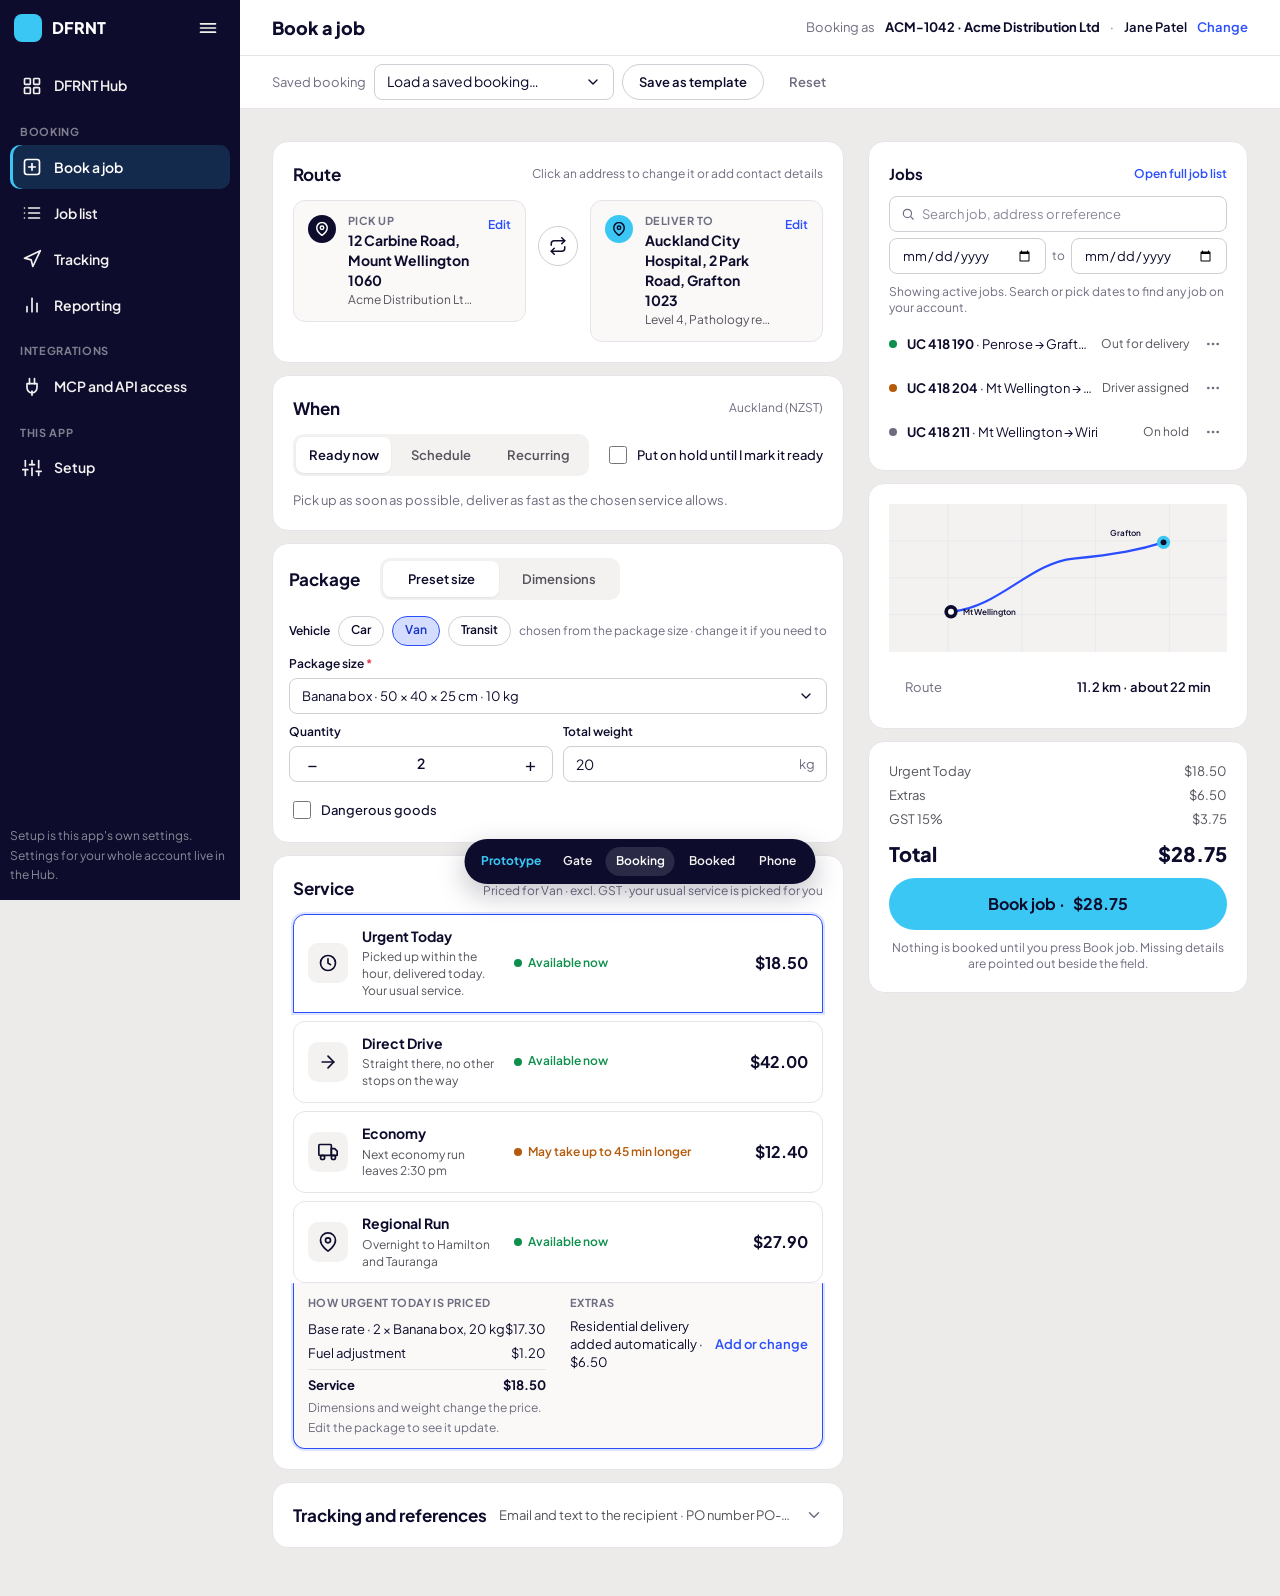
<file: index.html>
<!doctype html>
<html lang="en">
<head>
<meta charset="utf-8">
<meta name="viewport" content="width=device-width, initial-scale=1">
<title>Book a job — DFRNT booking redesign</title>
<link rel="preconnect" href="https://fonts.googleapis.com">
<link href="https://fonts.googleapis.com/css2?family=Plus+Jakarta+Sans:wght@400;500;600;700;800&display=swap" rel="stylesheet">
<link rel="stylesheet" href="styles.css?v=8">
</head>
<body>
<div class="shell">

<!-- LEFT MENU: the same expandable navigation on every page -->
<aside class="side" id="side">
  <div class="side-top">
    <div class="brand"><div class="brand-mark"></div><span class="brand-name">DFRNT</span></div>
    <button type="button" class="side-toggle" id="side-toggle" aria-label="Collapse menu" title="Collapse menu"><svg width="20" height="20" viewBox="0 0 24 24" fill="none" stroke="currentColor" stroke-width="2" stroke-linecap="round"><line x1="3" y1="7" x2="21" y2="7"/><line x1="3" y1="12" x2="21" y2="12"/><line x1="3" y1="17" x2="21" y2="17"/></svg></button>
  </div>
  <nav class="side-nav" aria-label="Main">
    <a href="#" class="side-item" title="DFRNT Hub"><svg width="20" height="20" viewBox="0 0 24 24" fill="none" stroke="currentColor" stroke-width="2" stroke-linecap="round" stroke-linejoin="round"><rect x="3" y="3" width="7" height="7" rx="1"/><rect x="14" y="3" width="7" height="7" rx="1"/><rect x="3" y="14" width="7" height="7" rx="1"/><rect x="14" y="14" width="7" height="7" rx="1"/></svg><span class="side-label">DFRNT Hub</span></a>
    <span class="side-sec">Booking</span>
    <a href="index.html" class="side-item on" title="Book a job"><svg width="20" height="20" viewBox="0 0 24 24" fill="none" stroke="currentColor" stroke-width="2" stroke-linecap="round" stroke-linejoin="round"><rect x="3" y="3" width="18" height="18" rx="3"/><line x1="12" y1="8" x2="12" y2="16"/><line x1="8" y1="12" x2="16" y2="12"/></svg><span class="side-label">Book a job</span></a>
    <a href="#" class="side-item" title="Job list"><svg width="20" height="20" viewBox="0 0 24 24" fill="none" stroke="currentColor" stroke-width="2" stroke-linecap="round" stroke-linejoin="round"><line x1="8" y1="6" x2="21" y2="6"/><line x1="8" y1="12" x2="21" y2="12"/><line x1="8" y1="18" x2="21" y2="18"/><line x1="3" y1="6" x2="3.01" y2="6"/><line x1="3" y1="12" x2="3.01" y2="12"/><line x1="3" y1="18" x2="3.01" y2="18"/></svg><span class="side-label">Job list</span></a>
    <a href="#" class="side-item" title="Tracking"><svg width="20" height="20" viewBox="0 0 24 24" fill="none" stroke="currentColor" stroke-width="2" stroke-linecap="round" stroke-linejoin="round"><polygon points="3 11 22 2 13 21 11 13 3 11"/></svg><span class="side-label">Tracking</span></a>
    <a href="#" class="side-item" title="Reporting"><svg width="20" height="20" viewBox="0 0 24 24" fill="none" stroke="currentColor" stroke-width="2" stroke-linecap="round" stroke-linejoin="round"><line x1="18" y1="20" x2="18" y2="10"/><line x1="12" y1="20" x2="12" y2="4"/><line x1="6" y1="20" x2="6" y2="14"/></svg><span class="side-label">Reporting</span></a>
    <span class="side-sec">Integrations</span>
    <a href="#" class="side-item" title="MCP and API access"><svg width="20" height="20" viewBox="0 0 24 24" fill="none" stroke="currentColor" stroke-width="2" stroke-linecap="round" stroke-linejoin="round"><path d="M12 22v-5"/><path d="M9 8V2"/><path d="M15 8V2"/><path d="M18 8v5a6 6 0 0 1-12 0V8z"/></svg><span class="side-label">MCP and API access</span></a>
    <span class="side-sec">This app</span>
    <a href="#" class="side-item" title="Setup"><svg width="20" height="20" viewBox="0 0 24 24" fill="none" stroke="currentColor" stroke-width="2" stroke-linecap="round" stroke-linejoin="round"><line x1="4" y1="21" x2="4" y2="14"/><line x1="4" y1="10" x2="4" y2="3"/><line x1="12" y1="21" x2="12" y2="12"/><line x1="12" y1="8" x2="12" y2="3"/><line x1="20" y1="21" x2="20" y2="16"/><line x1="20" y1="12" x2="20" y2="3"/><line x1="1" y1="14" x2="7" y2="14"/><line x1="9" y1="8" x2="15" y2="8"/><line x1="17" y1="16" x2="23" y2="16"/></svg><span class="side-label">Setup</span></a>
  </nav>
  <div class="side-foot"><span class="hint side-label" style="color: rgba(244,242,241,.55)">Setup is this app's own settings. Settings for your whole account live in the Hub.</span></div>
</aside>

<div class="content">
  <header class="topbar2">
    <button type="button" class="icn mobile-menu" aria-label="Menu" id="mobile-menu"><svg width="20" height="20" viewBox="0 0 24 24" fill="none" stroke="currentColor" stroke-width="2" stroke-linecap="round"><line x1="3" y1="7" x2="21" y2="7"/><line x1="3" y1="12" x2="21" y2="12"/><line x1="3" y1="17" x2="21" y2="17"/></svg></button>
    <h1>Book a job</h1>
    <div style="margin-left: auto; display: flex; align-items: center; gap: 10px; font-size: 13px">
      <span style="color: var(--dd-secondary)">Booking as</span>
      <span style="font-weight: 700">ACM-1042 · Acme Distribution Ltd</span>
      <span style="color: var(--dd-secondary)">·</span>
      <span style="font-weight: 600">Jane Patel</span>
      <a href="gate.html" style="font-weight: 600">Change</a>
    </div>
  </header>

  <div class="ctxbar" style="min-height: 48px">
    <div class="ctx-tools" style="flex-grow: 1">
      <label for="saved" style="font-size: 13px; color: var(--dd-secondary)">Saved booking</label>
      <select id="saved" class="sel" style="width: 240px; height: 36px"><option>Load a saved booking…</option><option>Weekly lab run – Mon/Wed/Fri</option><option>Head office → Warehouse</option></select>
      <button class="ghost" type="button" style="height: 36px">Save as template</button>
      <button class="ghost quiet" type="button" style="height: 36px">Reset</button>
    </div>
  </div>

  <main class="page">
    <div class="grid">

      <form class="form" onsubmit="return false">

        <!-- ROUTE -->
        <section class="card">
          <div class="row-between"><h2 class="h">Route</h2><span class="hint">Click an address to change it or add contact details</span></div>
          <div class="route-grid">
            <div class="addr" id="a-from">
              <button type="button" class="addr-line" data-open="a-from" aria-expanded="false">
                <span class="pin from"><svg width="14" height="14" viewBox="0 0 24 24" fill="none" stroke="currentColor" stroke-width="2.5" stroke-linecap="round" stroke-linejoin="round"><path d="M21 10c0 7-9 13-9 13S3 17 3 10a9 9 0 0 1 18 0z"/><circle cx="12" cy="10" r="3"/></svg></span>
                <span class="txt"><span class="addr-k">Pick up</span><span class="addr-main" id="from-main">12 Carbine Road, Mount Wellington 1060</span><span class="addr-sub" id="from-sub">Acme Distribution Ltd · Jane Patel · your account address</span></span>
                <span class="edit">Edit</span>
              </button>
              <div class="addr-form hidden">
                <div class="field"><label class="lbl req" for="from">Address</label><div class="with-icon"><svg width="16" height="16" viewBox="0 0 24 24" fill="none" stroke="currentColor" stroke-width="2" stroke-linecap="round" stroke-linejoin="round"><circle cx="11" cy="11" r="7"/><line x1="21" y1="21" x2="16.65" y2="16.65"/></svg><input id="from" class="in" value="12 Carbine Road, Mount Wellington, Auckland 1060"></div><span class="hint">Searches Google and your address book together</span></div>
                <div class="two"><div class="field"><label class="lbl" for="fromco">Company</label><input id="fromco" class="in" value="Acme Distribution Ltd"></div><div class="field"><label class="lbl" for="fromx">Unit, floor or building</label><input id="fromx" class="in" placeholder="e.g. Level 2, Dock B"></div></div>
                <div class="two"><div class="field"><label class="lbl req" for="fromc">Contact name</label><input id="fromc" class="in" value="Jane Patel"></div><div class="field"><label class="lbl" for="fromp">Contact phone</label><input id="fromp" class="in" placeholder="021 000 0000"></div></div>
                <div class="field"><label class="lbl" for="fromn">Notes for the driver</label><input id="fromn" class="in" placeholder="Where to find the parcel, gate codes…"></div>
                <div style="display: flex; justify-content: flex-end"><button type="button" class="ghost" data-close="a-from">Done</button></div>
              </div>
            </div>

            <button type="button" class="icn" aria-label="Swap pick up and deliver to" title="Swap addresses"><svg width="18" height="18" viewBox="0 0 24 24" fill="none" stroke="currentColor" stroke-width="2" stroke-linecap="round" stroke-linejoin="round"><polyline points="17 1 21 5 17 9"/><path d="M3 11V9a4 4 0 0 1 4-4h14"/><polyline points="7 23 3 19 7 15"/><path d="M21 13v2a4 4 0 0 1-4 4H3"/></svg></button>

            <div class="addr" id="a-to">
              <button type="button" class="addr-line" data-open="a-to" aria-expanded="false">
                <span class="pin to"><svg width="14" height="14" viewBox="0 0 24 24" fill="none" stroke="currentColor" stroke-width="2.5" stroke-linecap="round" stroke-linejoin="round"><path d="M21 10c0 7-9 13-9 13S3 17 3 10a9 9 0 0 1 18 0z"/><circle cx="12" cy="10" r="3"/></svg></span>
                <span class="txt"><span class="addr-k">Deliver to</span><span class="addr-main" id="to-main">Auckland City Hospital, 2 Park Road, Grafton 1023</span><span class="addr-sub" id="to-sub">Level 4, Pathology reception · Signature required · from your address book</span></span>
                <span class="edit">Edit</span>
              </button>
              <div class="addr-form hidden">
                <div class="field"><label class="lbl req" for="to">Address</label><div class="with-icon"><svg width="16" height="16" viewBox="0 0 24 24" fill="none" stroke="currentColor" stroke-width="2" stroke-linecap="round" stroke-linejoin="round"><circle cx="11" cy="11" r="7"/><line x1="21" y1="21" x2="16.65" y2="16.65"/></svg><input id="to" class="in" value="Auckland City Hospital, 2 Park Road, Grafton 1023"></div><span class="tag" style="align-self: flex-start">ADDRESS BOOK · ACH-01</span></div>
                <div class="two"><div class="field"><label class="lbl" for="toco">Company</label><input id="toco" class="in" value="Auckland City Hospital"></div><div class="field"><label class="lbl" for="tox">Unit, floor or building</label><input id="tox" class="in" value="Level 4, Pathology reception"></div></div>
                <div class="two"><div class="field"><label class="lbl" for="toc">Contact name</label><input id="toc" class="in" placeholder="Who receives it"></div><div class="field"><label class="lbl" for="top">Contact phone</label><input id="top" class="in" placeholder="09 000 0000"></div></div>
                <div class="two"><div class="field"><label class="lbl" for="leave">If no one can sign</label><select id="leave" class="sel"><option>Signature required</option><option>Leave in letter box</option><option>Leave at front door</option><option>Leave at back door</option><option>Leave in a safe place</option><option value="other">Other – say where in delivery notes</option></select></div><div class="field"><label class="lbl" id="ton-l" for="ton">Delivery notes for the driver</label><input id="ton" class="in" placeholder="Ward, desk, who to ask for…"></div></div>
                <div style="display: flex; justify-content: flex-end"><button type="button" class="ghost" data-close="a-to">Done</button></div>
              </div>
            </div>
          </div>
        </section>

        <!-- WHEN -->
        <section class="card">
          <div class="row-between"><h2 class="h">When</h2><span class="hint">Auckland (NZST)</span></div>
          <div class="when-row"><div class="seg" id="when" style="max-width: 420px; flex-grow: 1"><button type="button" class="on" data-when="now">Ready now</button><button type="button" data-when="sch">Schedule</button><button type="button" data-when="rec">Recurring</button></div>
          <label class="chk" style="font-size: 13px; white-space: nowrap"><input type="checkbox" id="hold"> Put on hold until I mark it ready</label></div>
          <div id="w-now"><span class="hint" style="font-size: 13px">Pick up as soon as possible, deliver as fast as the chosen service allows.</span></div>
          <div id="w-sch" class="hidden" style="display: flex; flex-direction: column; gap: 12px">
            <div class="three-eq"><div class="field"><label class="lbl req" for="rd">Ready date</label><input id="rd" class="in" type="date" value="2026-09-25"></div><div class="field"><label class="lbl req" for="rt">Ready time</label><input id="rt" class="in" type="time" value="09:30"></div></div>
            <label class="chk" style="font-size: 13px"><input type="checkbox" id="dby"> Set a deliver-by deadline</label>
            <div id="dbybox" class="three-eq hidden"><div class="field"><label class="lbl req" for="dd">Deliver by date</label><input id="dd" class="in" type="date" value="2026-09-25"></div><div class="field"><label class="lbl req" for="dt">Deliver by time</label><input id="dt" class="in" type="time" value="14:00"></div></div>
          </div>
          <div id="w-rec" class="hidden" style="display: flex; flex-direction: column; gap: 12px">
            <div class="field"><span class="lbl req">Repeat on</span><div class="chips" id="days"><button type="button" class="chip on">Mon</button><button type="button" class="chip">Tue</button><button type="button" class="chip on">Wed</button><button type="button" class="chip">Thu</button><button type="button" class="chip on">Fri</button><button type="button" class="chip">Sat</button><button type="button" class="chip">Sun</button></div></div>
            <div class="three-eq"><div class="field"><label class="lbl req" for="rf">Frequency</label><select id="rf" class="sel"><option>Weekly</option><option>Fortnightly</option><option>First of the month</option><option>Last workday of the month</option></select></div><div class="field"><label class="lbl req" for="rrt">Ready time</label><input id="rrt" class="in" type="time" value="09:30"></div></div>
            <div class="field"><label class="lbl" for="rh">On public holidays</label><select id="rh" class="sel"><option>Don't book</option><option>Deliver next day</option><option>Book anyway</option></select></div>
            <div class="field"><label class="lbl" for="rn">Name this schedule</label><input id="rn" class="in" placeholder="Optional"></div>
            <span class="hint">Schedules start tomorrow. Book a normal job as well if you need one today.</span>
          </div>
        </section>

        <!-- PACKAGE: vehicle is worked out from the package; a choice only appears when there is one -->
        <section class="card compact">
          <div class="pkg-top">
            <h2 class="h">Package</h2>
            <div class="seg" id="mode" style="width: 240px"><button type="button" class="on" data-mode="std">Preset size</button><button type="button" data-mode="cus">Dimensions</button></div>
            <div class="veh-pick">
              <span class="lbl">Vehicle</span>
              <div class="chips" id="vehicles"></div>
              <span class="hint" id="veh-why">chosen from the package size</span>
            </div>
          </div>

          <div id="std" class="pkg-row">
            <div class="field"><label class="lbl req" for="size">Package size</label>
              <select id="size" class="sel">
                <option value="satchel">Satchel · 40 × 30 × 5 cm · 1 kg</option>
                <option value="banana" selected>Banana box · 50 × 40 × 25 cm · 10 kg</option>
                <option value="tyre">Tyre · 70 × 70 × 25 cm · 12 kg</option>
                <option value="pallet">Pallet · 120 × 100 × 150 cm · 400 kg</option>
              </select>
            </div>
            <div class="field"><span class="lbl">Quantity</span><div class="step"><button type="button" aria-label="Fewer" id="qdn">−</button><span id="qty">2</span><button type="button" aria-label="More" id="qup">+</button></div></div>
            <div class="field"><label class="lbl" for="wt">Total weight</label><div class="suffix"><input id="wt" class="in" value="20" style="padding-right: 40px"><span>kg</span></div></div>
            <label class="chk dgchk"><input type="checkbox" id="dg"> Dangerous goods</label>
          </div>

          <div id="cus" class="hidden" style="display: flex; flex-direction: column; gap: 8px">
            <div style="overflow-x: auto"><div style="min-width: 600px; display: flex; flex-direction: column; gap: 6px">
              <div class="dimrow head"><span class="hint">Item</span><span class="hint">L cm</span><span class="hint">W cm</span><span class="hint">H cm</span><span class="hint">Weight kg</span><span class="hint">Qty</span><span></span></div>
              <div class="dimrow"><select class="sel" aria-label="Item type"><option>Carton</option><option>Chilly bin</option><option>Specimen bag</option><option>Pallet</option></select><input class="in" aria-label="Length" value="60"><input class="in" aria-label="Width" value="40"><input class="in" aria-label="Height" value="30"><input class="in" aria-label="Weight" value="8"><input class="in" aria-label="Quantity" value="2"><button type="button" class="icn" aria-label="Remove item" style="width: 32px; height: 32px"><svg width="14" height="14" viewBox="0 0 24 24" fill="none" stroke="currentColor" stroke-width="2" stroke-linecap="round"><line x1="5" y1="12" x2="19" y2="12"/></svg></button></div>
              <div class="dimrow"><select class="sel" aria-label="Item type"><option>Chilly bin</option><option>Carton</option></select><input class="in" aria-label="Length" value="45"><input class="in" aria-label="Width" value="30"><input class="in" aria-label="Height" value="30"><input class="in" aria-label="Weight" value="5"><input class="in" aria-label="Quantity" value="1"><button type="button" class="icn" aria-label="Remove item" style="width: 32px; height: 32px"><svg width="14" height="14" viewBox="0 0 24 24" fill="none" stroke="currentColor" stroke-width="2" stroke-linecap="round"><line x1="5" y1="12" x2="19" y2="12"/></svg></button></div>
            </div></div>
            <div class="row-between" style="flex-wrap: wrap; gap: 8px">
              <div style="display: flex; gap: 8px; align-items: center; flex-wrap: wrap"><button type="button" class="ghost" style="height: 32px">+ Add item</button><button type="button" class="ghost" style="height: 32px">+ Add a preset size</button><label class="chk" style="font-size: 13px; margin-left: 8px"><input type="checkbox" id="dg2"> Dangerous goods</label></div>
              <div style="display: flex; align-items: center; gap: 10px"><span class="hint">Dimensions are</span><div class="seg" style="width: 170px" id="dims"><button type="button" class="on">Per item</button><button type="button">Whole job</button></div><span class="hint">Total <strong style="color: var(--dd-ink)">3 items · 21 kg · 0.184 m³</strong></span></div>
            </div>
          </div>

          <div id="dgbox" class="disc hidden">
            <div class="two">
              <div class="field"><label class="lbl req" for="dgc">DG class</label><select id="dgc" class="sel"><option value="">Select a class…</option><option value="1">Class 1 – Explosives</option><option value="2">Class 2 – Gases</option><option value="3">Class 3 – Flammable liquids</option><option value="6">Class 6 – Toxic / infectious</option><option value="8">Class 8 – Corrosives</option><option value="9">Class 9 – Miscellaneous (incl. dry ice)</option></select></div>
              <div class="field hidden" id="dry"><label class="lbl req" for="dryw">Dry ice weight</label><div style="display: flex; gap: 8px"><input id="dryw" class="in" placeholder="0"><select class="sel" style="width: 90px" aria-label="Unit"><option>kg</option><option>lb</option></select></div></div>
            </div>
            <label class="chk"><input type="checkbox"> I have the DG documentation and will attach it to the package</label>
          </div>

          <div id="truck" class="disc hidden">
            <div style="display: flex; gap: 20px; flex-wrap: wrap; align-items: center"><span class="lbl">Truck details</span><label class="chk"><input type="checkbox"> Tail lift at pick up</label><label class="chk"><input type="checkbox"> Tail lift at delivery</label><span class="lbl req" style="margin-left: auto">Delivering to a</span><div class="seg" style="width: 200px" id="dest"><button type="button" class="on">Business</button><button type="button">Residence</button></div></div>
          </div>
        </section>

        <!-- SERVICES: wide, with the price breakdown and extras under the chosen one -->
        <section class="card">
          <div class="row-between" style="align-items: baseline"><h2 class="h">Service</h2><span class="hint">Priced for <span id="veh2">Van</span> · excl. GST · your usual service is picked for you</span></div>
          <div style="display: flex; flex-direction: column; gap: 8px" id="services">
            <button type="button" class="srow on" data-name="Urgent Today" data-price="18.50" data-base="17.30" data-fuel="1.20">
              <div class="svc-icon"><svg width="20" height="20" viewBox="0 0 24 24" fill="none" stroke="currentColor" stroke-width="2" stroke-linecap="round" stroke-linejoin="round"><circle cx="12" cy="12" r="9"/><polyline points="12 7 12 12 15 14"/></svg></div>
              <div class="svc-body"><span class="svc-name">Urgent Today</span><span class="svc-desc">Picked up within the hour, delivered today. Your usual service.</span></div>
              <span class="avail ok"><span class="dot"></span>Available now</span>
              <span class="svc-price">$18.50</span>
            </button>
            <button type="button" class="srow" data-name="Direct Drive" data-price="42.00" data-base="39.50" data-fuel="2.50">
              <div class="svc-icon"><svg width="20" height="20" viewBox="0 0 24 24" fill="none" stroke="currentColor" stroke-width="2" stroke-linecap="round" stroke-linejoin="round"><line x1="5" y1="12" x2="19" y2="12"/><polyline points="12 5 19 12 12 19"/></svg></div>
              <div class="svc-body"><span class="svc-name">Direct Drive</span><span class="svc-desc">Straight there, no other stops on the way</span></div>
              <span class="avail ok"><span class="dot"></span>Available now</span>
              <span class="svc-price">$42.00</span>
            </button>
            <button type="button" class="srow" data-name="Economy" data-price="12.40" data-base="11.60" data-fuel="0.80">
              <div class="svc-icon"><svg width="20" height="20" viewBox="0 0 24 24" fill="none" stroke="currentColor" stroke-width="2" stroke-linecap="round" stroke-linejoin="round"><rect x="1" y="3" width="15" height="13" rx="1"/><path d="M16 8h4l3 3v5h-7z"/><circle cx="5.5" cy="18.5" r="2.5"/><circle cx="18.5" cy="18.5" r="2.5"/></svg></div>
              <div class="svc-body"><span class="svc-name">Economy</span><span class="svc-desc">Next economy run leaves 2:30 pm</span></div>
              <span class="avail slow"><span class="dot"></span>May take up to 45 min longer</span>
              <span class="svc-price">$12.40</span>
            </button>
            <button type="button" class="srow" data-name="Regional Run" data-price="27.90" data-base="26.20" data-fuel="1.70">
              <div class="svc-icon"><svg width="20" height="20" viewBox="0 0 24 24" fill="none" stroke="currentColor" stroke-width="2" stroke-linecap="round" stroke-linejoin="round"><path d="M21 10c0 7-9 13-9 13S3 17 3 10a9 9 0 0 1 18 0z"/><circle cx="12" cy="10" r="3"/></svg></div>
              <div class="svc-body"><span class="svc-name">Regional Run</span><span class="svc-desc">Overnight to Hamilton and Tauranga</span></div>
              <span class="avail ok"><span class="dot"></span>Available now</span>
              <span class="svc-price">$27.90</span>
            </button>

            <!-- detail block moves under whichever service is selected -->
            <div class="sdetail" id="sdetail">
              <div>
                <div class="k">How <span id="xsvc">Urgent Today</span> is priced</div>
                <div class="bd"><span>Base rate · 2 × Banana box, 20 kg</span><span id="bd-base">$17.30</span></div>
                <div class="bd"><span>Fuel adjustment</span><span id="bd-fuel">$1.20</span></div>
                <div class="bd t"><span>Service</span><span id="bd-total">$18.50</span></div>
                <span class="hint">Dimensions and weight change the price. Edit the package to see it update.</span>
              </div>
              <div>
                <div class="k">Extras</div>
                <div class="xsum">
                  <span id="xsummary">Residential delivery added automatically · $6.50</span>
                  <button type="button" class="link" id="xtoggle">Add or change</button>
                </div>
                <div class="svc-x xlist hidden" id="xrows">
                  <label class="xr on"><input type="checkbox" checked data-amt="6.50" data-name="Residential delivery"><span class="nm">Residential delivery <span class="badge" style="background: var(--dd-primary-container); color: var(--dd-primary-active)">AUTO</span><span class="why">Added because the delivery address is a residence</span></span><span class="amt">$6.50</span></label>
                  <label class="xr"><input type="checkbox" data-amt="24.00" data-name="Two-person lift"><span class="nm">Two-person lift</span><span class="amt">$24.00</span></label>
                  <label class="xr"><input type="checkbox" data-amt="0" data-name="Wait time"><span class="nm">Wait time <input class="mini" value="0" aria-label="Minutes" disabled><span class="hint">min × $1.20, first 10 free</span></span><span class="amt">$0.00</span></label>
                  <label class="xr"><input type="checkbox" data-amt="0" data-name="Hazmat handling"><span class="nm">Hazmat handling <span class="hint">$9.00 per DG package</span></span><span class="amt">$0.00</span></label>
                  <div class="xr quiet"><span></span><span class="nm">After-hours pickup <span class="hint">needs a quote, ask on live chat</span></span><span class="amt">—</span></div>
                </div>
              </div>
            </div>
          </div>
        </section>

        <!-- TRACKING & REFERENCES: collapsed -->
        <section class="card" id="more">
          <button type="button" class="card-toggle" aria-expanded="false" aria-controls="more-body">
            <h2 class="h">Tracking and references</h2>
            <span class="sum" id="more-sum">Email and text to the recipient · PO number PO-88213</span>
            <svg class="chev" width="18" height="18" viewBox="0 0 24 24" fill="none" stroke="currentColor" stroke-width="2" stroke-linecap="round" stroke-linejoin="round"><polyline points="6 9 12 15 18 9"/></svg>
          </button>
          <div class="card-body hidden" id="more-body">
            <div class="field"><span class="lbl">Notify the recipient by</span><div class="chips" id="track"><button type="button" class="chip" data-t="web">Website only</button><button type="button" class="chip" data-t="email">Email</button><button type="button" class="chip" data-t="text">Text</button><button type="button" class="chip on" data-t="both">Email and text</button></div></div>
            <div class="two"><div class="field" id="t-email"><label class="lbl req" for="te">Tracking email</label><input id="te" class="in" placeholder="name@example.com"></div><div class="field" id="t-text"><label class="lbl req" for="tm">Tracking mobile</label><input id="tm" class="in" placeholder="021 000 0000"></div></div>
            <div class="divider"></div>
            <div class="two">
              <div class="field"><div class="row-between"><label class="lbl req" for="ra">PO number</label><a href="#" style="font-size: 12px; font-weight: 600">Manage list</a></div><select id="ra" class="sel"><option>Select…</option><option selected>PO-88213</option><option>PO-88240</option></select><span class="hint">Shown on your invoice. Your account calls this "PO number".</span></div>
              <div class="field"><label class="lbl" for="rb">Cost centre</label><input id="rb" class="in" placeholder="Optional"></div>
            </div>
            <div class="field"><label class="lbl" for="cn">Notes for your own records</label><textarea id="cn" class="ta" placeholder="Only you see these. Not sent to the driver."></textarea></div>
          </div>
        </section>
      </form>

      <!-- RIGHT RAIL: jobs, map, when, summary -->
      <aside class="rail">

        <!-- jobs: a small searchable job list, active by default -->
        <section class="card" style="gap: 10px">
          <div class="row-between"><h2 class="h" style="font-size: 15px">Jobs</h2><a href="#" style="font-size: 12px; font-weight: 600">Open full job list</a></div>
          <div class="jobs-filters">
            <div class="with-icon"><svg width="14" height="14" viewBox="0 0 24 24" fill="none" stroke="currentColor" stroke-width="2" stroke-linecap="round" stroke-linejoin="round" style="top: 11px"><circle cx="11" cy="11" r="7"/><line x1="21" y1="21" x2="16.65" y2="16.65"/></svg><input class="in sm" id="jsearch" placeholder="Search job, address or reference" style="padding-left: 32px"></div>
            <div class="dates"><input type="date" class="in sm" id="jfrom" aria-label="From date"><span class="hint">to</span><input type="date" class="in sm" id="jto" aria-label="To date"></div>
          </div>
          <span class="hint" id="jhint">Showing active jobs. Search or pick dates to find any job on your account.</span>
          <div class="jobs" id="jobs">
            <div class="jrow" data-text="uc 418 190 penrose grafton out for delivery po-88201"><span class="dot go"></span><span class="who"><strong>UC 418 190</strong> · Penrose → Grafton</span><span class="st">Out for delivery</span><button type="button" class="jmenu" aria-label="Actions"><svg width="16" height="16" viewBox="0 0 24 24" fill="currentColor"><circle cx="5" cy="12" r="2"/><circle cx="12" cy="12" r="2"/><circle cx="19" cy="12" r="2"/></svg></button></div>
            <div class="jrow" data-text="uc 418 204 mt wellington albany driver assigned po-88213"><span class="dot wait"></span><span class="who"><strong>UC 418 204</strong> · Mt Wellington → Albany</span><span class="st">Driver assigned</span><button type="button" class="jmenu" aria-label="Actions"><svg width="16" height="16" viewBox="0 0 24 24" fill="currentColor"><circle cx="5" cy="12" r="2"/><circle cx="12" cy="12" r="2"/><circle cx="19" cy="12" r="2"/></svg></button></div>
            <div class="jrow" data-text="uc 418 211 mt wellington wiri on hold po-88213"><span class="dot done"></span><span class="who"><strong>UC 418 211</strong> · Mt Wellington → Wiri</span><span class="st">On hold</span><button type="button" class="jmenu" aria-label="Actions"><svg width="16" height="16" viewBox="0 0 24 24" fill="currentColor"><circle cx="5" cy="12" r="2"/><circle cx="12" cy="12" r="2"/><circle cx="19" cy="12" r="2"/></svg></button></div>
            <div class="jrow hidden past" data-text="uc 417 998 mt wellington grafton delivered 22 sep po-88190"><span class="dot done"></span><span class="who"><strong>UC 417 998</strong> · Mt Wellington → Grafton</span><span class="st">Delivered 22 Sep</span><button type="button" class="jmenu" aria-label="Actions"><svg width="16" height="16" viewBox="0 0 24 24" fill="currentColor"><circle cx="5" cy="12" r="2"/><circle cx="12" cy="12" r="2"/><circle cx="19" cy="12" r="2"/></svg></button></div>
            <div class="jrow hidden past" data-text="uc 417 640 penrose hamilton delivered 18 sep po-88102"><span class="dot done"></span><span class="who"><strong>UC 417 640</strong> · Penrose → Hamilton</span><span class="st">Delivered 18 Sep</span><button type="button" class="jmenu" aria-label="Actions"><svg width="16" height="16" viewBox="0 0 24 24" fill="currentColor"><circle cx="5" cy="12" r="2"/><circle cx="12" cy="12" r="2"/><circle cx="19" cy="12" r="2"/></svg></button></div>
          </div>
        </section>

        <div class="card mapcard">
          <svg viewBox="0 0 458 200" xmlns="http://www.w3.org/2000/svg">
            <g stroke="#e6e4e9" stroke-width="1"><line x1="0" y1="50" x2="458" y2="50"/><line x1="0" y1="100" x2="458" y2="100"/><line x1="0" y1="150" x2="458" y2="150"/><line x1="80" y1="0" x2="80" y2="200"/><line x1="180" y1="0" x2="180" y2="200"/><line x1="280" y1="0" x2="280" y2="200"/><line x1="380" y1="0" x2="380" y2="200"/></g>
            <path d="M84 146 C 150 140, 190 80, 250 74 S 340 62, 372 52" fill="none" stroke="#2a4eff" stroke-width="3" stroke-linecap="round"/>
            <circle cx="84" cy="146" r="9" fill="#0d0c2c"/><circle cx="84" cy="146" r="4" fill="#ffffff"/>
            <circle cx="372" cy="52" r="9" fill="#3bc7f4"/><circle cx="372" cy="52" r="4" fill="#0d0c2c"/>
            <text x="100" y="150" font-family="Plus Jakarta Sans, sans-serif" font-size="11" font-weight="600" fill="#0d0c2c">Mt Wellington</text>
            <text x="300" y="44" font-family="Plus Jakarta Sans, sans-serif" font-size="11" font-weight="600" fill="#0d0c2c">Grafton</text>
          </svg>
          <div class="mapfoot"><span style="color: var(--dd-secondary)">Route</span><span style="font-weight: 600">11.2 km · about 22 min</span></div>
        </div>


        <!-- SUMMARY + BOOK -->
        <section class="card summary" style="gap: 10px">
          <div class="totals" style="border: 0; padding: 0">
            <div class="l"><span id="selname">Urgent Today</span><span id="base">$18.50</span></div>
            <div class="l"><span>Extras</span><span id="xline">$6.50</span></div>
            <div class="l"><span>GST 15%</span><span id="gst">$3.75</span></div>
            <div class="t"><span>Total</span><span id="total">$28.75</span></div>
          </div>
          <a href="booked.html" class="cta">Book job · <span id="ctatotal">$28.75</span></a>
          <span class="hint" style="text-align: center">Nothing is booked until you press Book job. Missing details are pointed out beside the field.</span>
        </section>
      </aside>
    </div>
  </main>
</div>
</div>

<nav class="proto" aria-label="Prototype screens"><strong>Prototype</strong><a href="gate.html">Gate</a><a href="index.html" class="on">Booking</a><a href="booked.html">Booked</a><a href="mobile.html">Phone</a></nav>

<script>
(function () {
  const $ = (s) => document.querySelector(s);
  const $$ = (s) => Array.from(document.querySelectorAll(s));
  const show = (el, on) => el.classList.toggle('hidden', !on);
  const money = (n) => '$' + n.toFixed(2);

  // ----- left menu -----
  const side = $('#side');
  const setSide = (closed, persist) => { side.classList.toggle('closed', closed); if (persist) { try { localStorage.setItem('side', closed ? 'closed' : 'open'); } catch (e) {} } };
  let pref = null; try { pref = localStorage.getItem('side'); } catch (e) {}
  setSide(pref ? pref === 'closed' : innerWidth < 1280, false);
  $('#side-toggle').addEventListener('click', () => setSide(!side.classList.contains('closed'), true));
  $('#mobile-menu').addEventListener('click', () => { side.style.display = side.style.display === 'flex' ? '' : 'flex'; side.classList.remove('closed'); });

  // ----- route -----
  const summarise = (id) => {
    if (id === 'a-from') { $('#from-main').textContent = $('#from').value; $('#from-sub').textContent = [$('#fromco').value, $('#fromx').value, $('#fromc').value].filter(Boolean).join(' · ') || 'Add company, unit and contact'; }
    else { $('#to-main').textContent = $('#to').value; $('#to-sub').textContent = [$('#toco').value, $('#tox').value, $('#toc').value, $('#leave').value === 'other' ? 'Leave: see notes' : $('#leave').value].filter(Boolean).join(' · '); }
  };
  const setAddr = (id, open) => {
    const box = document.getElementById(id), line = box.querySelector('.addr-line'), form = box.querySelector('.addr-form');
    show(line, !open); show(form, open); line.setAttribute('aria-expanded', open);
    if (open) { const f = form.querySelector('input'); if (f) f.focus(); } else summarise(id);
  };
  $$('[data-open]').forEach((b) => b.addEventListener('click', () => setAddr(b.dataset.open, true)));
  $$('[data-close]').forEach((b) => b.addEventListener('click', () => setAddr(b.dataset.close, false)));
  $('#leave').addEventListener('change', (e) => $('#ton-l').classList.toggle('req', e.target.value === 'other'));

  // ----- collapsible cards -----
  $$('.card-toggle').forEach((t) => t.addEventListener('click', () => {
    const card = t.closest('.card'), body = document.getElementById(t.getAttribute('aria-controls')), open = body.classList.contains('hidden');
    show(body, open); card.classList.toggle('open', open); t.setAttribute('aria-expanded', open);
  }));

  // ----- package → vehicle (only the vehicles that make sense for this package are offered) -----
  const rules = {
    satchel: { pick: 'Bike', why: 'small enough for a bike', options: ['Bike', 'Car', 'Van'] },
    banana:  { pick: 'Van', why: 'chosen from the package size', options: ['Car', 'Van', 'Transit'] },
    tyre:    { pick: 'Van', why: 'chosen from the package size', options: ['Van', 'Transit'] },
    pallet:  { pick: 'Truck', why: 'pallets always go by truck', options: ['Truck'] },
    custom:  { pick: 'Van', why: 'chosen from your dimensions', options: ['Car', 'Van', 'Transit', 'Truck'] }
  };
  let vehicle = 'Van', custom = false;
  const applyVehicle = (v) => {
    vehicle = v; $('#veh2').textContent = v; show($('#truck'), /truck/i.test(v));
    $$('#vehicles .chip').forEach((c) => c.classList.toggle('on', c.textContent === v));
  };
  const deriveVehicle = () => {
    const r = rules[custom ? 'custom' : $('#size').value];
    $('#veh-why').textContent = r.options.length > 1 ? r.why + ' · change it if you need to' : r.why;
    const box = $('#vehicles'); box.innerHTML = '';
    r.options.forEach((name) => { const b = document.createElement('button'); b.type = 'button'; b.className = 'chip sm'; b.textContent = name; if (r.options.length === 1) { b.disabled = true; b.classList.add('locked'); } b.addEventListener('click', () => applyVehicle(name)); box.appendChild(b); });
    applyVehicle(r.pick);
  };
  $('#size').addEventListener('change', () => { deriveVehicle(); recalc(); });
  $$('#mode button').forEach((b) => b.addEventListener('click', () => {
    $$('#mode button').forEach((x) => x.classList.remove('on')); b.classList.add('on');
    custom = b.dataset.mode === 'cus'; show($('#std'), !custom); show($('#cus'), custom); deriveVehicle(); recalc();
  }));
  ['#dims', '#dest'].forEach((sel) => $$(sel + ' button').forEach((b) => b.addEventListener('click', () => { $$(sel + ' button').forEach((x) => x.classList.remove('on')); b.classList.add('on'); })));
  let qty = 2;
  const setQty = (n) => { qty = Math.max(1, Math.min(999, n)); $('#qty').textContent = qty; $('#wt').value = qty * 10; recalc(); };
  $('#qup').addEventListener('click', () => setQty(qty + 1));
  $('#qdn').addEventListener('click', () => setQty(qty - 1));
  const dgSync = (on) => { $('#dg').checked = on; $('#dg2').checked = on; show($('#dgbox'), on); };
  $('#dg').addEventListener('change', (e) => dgSync(e.target.checked));
  $('#dg2').addEventListener('change', (e) => dgSync(e.target.checked));
  $('#dgc').addEventListener('change', (e) => show($('#dry'), e.target.value === '9'));

  // ----- when -----
  $$('#when button').forEach((b) => b.addEventListener('click', () => {
    $$('#when button').forEach((x) => x.classList.remove('on')); b.classList.add('on');
    show($('#w-now'), b.dataset.when === 'now'); show($('#w-sch'), b.dataset.when === 'sch'); show($('#w-rec'), b.dataset.when === 'rec');
  }));
  $('#dby').addEventListener('change', (e) => show($('#dbybox'), e.target.checked));
  $$('#days .chip').forEach((b) => b.addEventListener('click', () => b.classList.toggle('on')));

  // ----- tracking summary -----
  const trackSummary = () => {
    const t = $('#track .chip.on').textContent, po = $('#ra').value === 'Select…' ? 'PO number needed' : 'PO number ' + $('#ra').value;
    $('#more-sum').textContent = (t === 'Website only' ? 'Tracking on the website' : t + ' to the recipient') + ' · ' + po;
  };
  $$('#track .chip').forEach((b) => b.addEventListener('click', () => {
    $$('#track .chip').forEach((x) => x.classList.remove('on')); b.classList.add('on');
    show($('#t-email'), b.dataset.t === 'email' || b.dataset.t === 'both'); show($('#t-text'), b.dataset.t === 'text' || b.dataset.t === 'both'); trackSummary();
  }));
  $('#ra').addEventListener('change', trackSummary);

  // ----- services, breakdown, extras, totals -----
  const detail = $('#sdetail'), rows = $$('#xrows .xr');
  const selected = () => $('#services .srow.on');
  const extrasState = () => {
    let sum = 0, names = [];
    rows.forEach((r) => { const c = r.querySelector('input[type=checkbox]'); if (!c) return; r.classList.toggle('on', c.checked); if (c.checked) { sum += parseFloat(c.dataset.amt); names.push(c.dataset.name); } });
    return { sum, names };
  };
  const sizeLabel = () => custom ? '3 items, 21 kg' : qty + ' × ' + $('#size').options[$('#size').selectedIndex].text.split(' · ')[0] + ', ' + $('#wt').value + ' kg';
  const recalc = () => {
    const b = selected();
    const factor = custom ? 1.15 : (qty > 2 ? 1 + (qty - 2) * 0.08 : 1) * ($('#size').value === 'pallet' ? 4.2 : $('#size').value === 'satchel' ? 0.7 : 1);
    const base = parseFloat(b.dataset.base) * factor, fuel = parseFloat(b.dataset.fuel) * factor, price = base + fuel;
    const x = extrasState(), sub = price + x.sum, gst = sub * 0.15;
    $('#xsvc').textContent = b.dataset.name; $('#selname').textContent = b.dataset.name;
    $('#bd-base').textContent = money(base); $('#bd-fuel').textContent = money(fuel); $('#bd-total').textContent = money(price);
    $$('#services .srow').forEach((r) => { const f = parseFloat(r.dataset.base) + parseFloat(r.dataset.fuel); r.querySelector('.svc-price').textContent = money(f * factor); });
    $('#base').textContent = money(price); $('#xline').textContent = money(x.sum); $('#gst').textContent = money(gst);
    $('#total').textContent = money(sub + gst); $('#ctatotal').textContent = money(sub + gst);
    detail.querySelector('.bd span').textContent = 'Base rate · ' + sizeLabel();
    $('#xsummary').textContent = x.names.length ? x.names.join(', ').replace(/, ([^,]*)$/, ' and $1') + (x.names.length === 1 && x.names[0] === 'Residential delivery' ? ' added automatically' : '') + ' · ' + money(x.sum) : 'None added';
  };
  $$('#services .srow').forEach((b) => b.addEventListener('click', () => { $$('#services .srow').forEach((x) => x.classList.remove('on')); b.classList.add('on'); b.insertAdjacentElement('afterend', detail); recalc(); }));
  rows.forEach((r) => { const c = r.querySelector('input[type=checkbox]'); if (c) c.addEventListener('change', recalc); });
  $('#xtoggle').addEventListener('click', () => { const open = $('#xrows').classList.contains('hidden'); show($('#xrows'), open); $('#xtoggle').textContent = open ? 'Done' : 'Add or change'; });
  $('#wt').addEventListener('input', recalc);

  // ----- jobs mini-list -----
  const jobs = $$('#jobs .jrow');
  const filterJobs = () => {
    const q = $('#jsearch').value.trim().toLowerCase(), dated = $('#jfrom').value || $('#jto').value;
    const wide = q.length > 0 || dated;
    jobs.forEach((j) => { const hit = !q || j.dataset.text.includes(q); show(j, wide ? hit : !j.classList.contains('past')); });
    $('#jhint').textContent = wide ? 'Showing every job that matches. Clear the search and dates to go back to active jobs.' : 'Showing active jobs. Search or pick dates to find any job on your account.';
  };
  ['#jsearch', '#jfrom', '#jto'].forEach((s) => $(s).addEventListener('input', filterJobs));
  $$('.jmenu').forEach((m) => m.addEventListener('click', (e) => {
    e.stopPropagation();
    $$('.jpop').forEach((p) => p.remove());
    const pop = document.createElement('div'); pop.className = 'jpop';
    pop.innerHTML = '<a href="#">Track</a><a href="index.html">Rebook</a><a href="index.html">Book the return</a><a href="#">Open in job list</a>';
    m.closest('.jrow').appendChild(pop);
  }));
  document.addEventListener('click', () => $$('.jpop').forEach((p) => p.remove()));

  deriveVehicle(); recalc();
})();
</script>
</body>
</html>
</file>
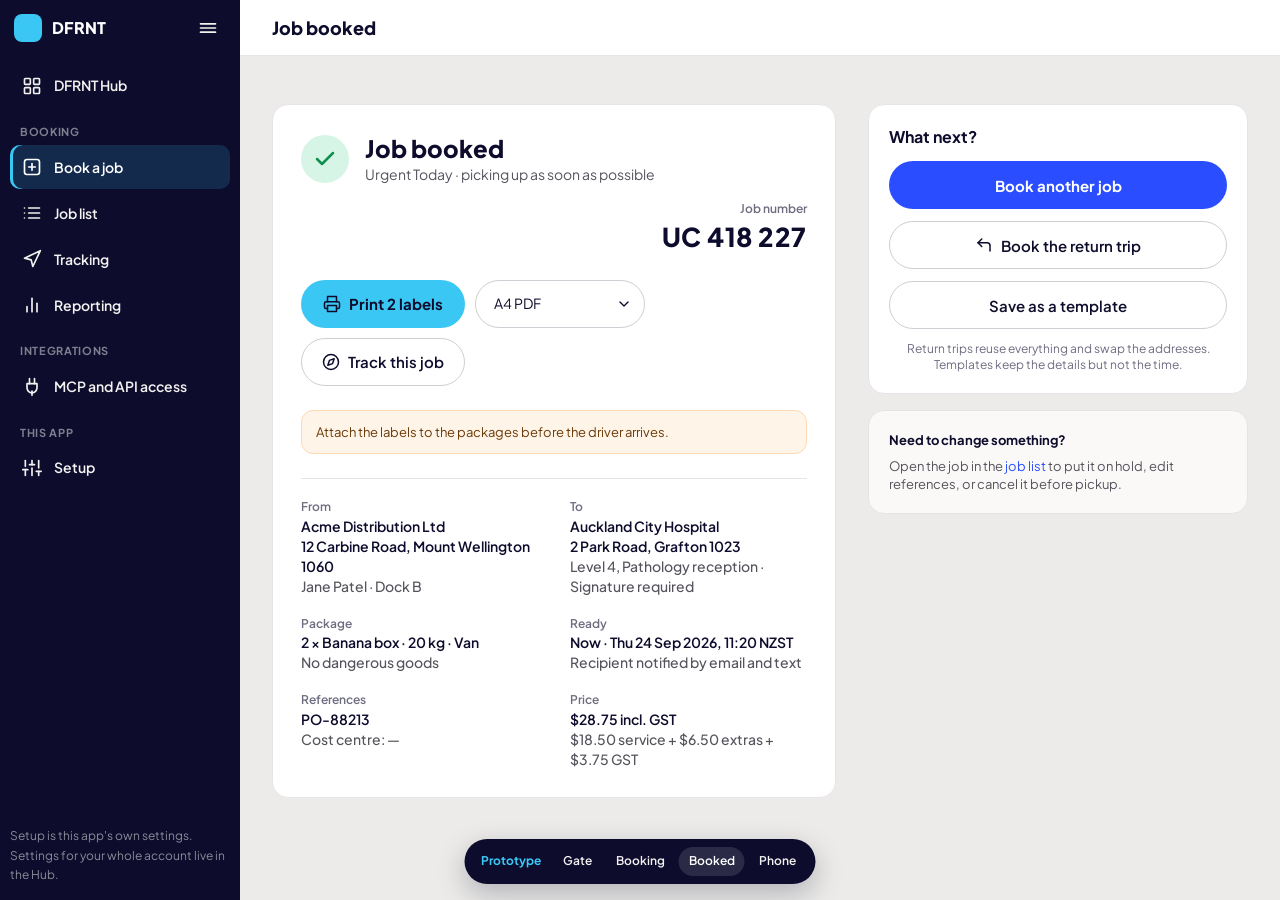
<file: booked.html>
<!doctype html>
<html lang="en">
<head>
<meta charset="utf-8">
<meta name="viewport" content="width=device-width, initial-scale=1">
<title>Job booked — DFRNT booking redesign</title>
<link rel="preconnect" href="https://fonts.googleapis.com">
<link href="https://fonts.googleapis.com/css2?family=Plus+Jakarta+Sans:wght@400;500;600;700;800&display=swap" rel="stylesheet">
<link rel="stylesheet" href="styles.css?v=7">
<style>
.k { font-size: 12px; color: var(--dd-secondary); font-weight: 600; }
.v { font-size: 14px; font-weight: 600; line-height: 20px; }
.v small { display: block; font-weight: 500; color: var(--dd-text-2); font-size: 14px; }
.facts { display: grid; grid-template-columns: 1fr 1fr; gap: 20px 32px; padding-top: 20px; border-top: 1px solid var(--dd-outline-variant); }
.bk { width: 100%; max-width: 1040px; display: grid; grid-template-columns: 1fr 380px; gap: 32px; align-items: start; }
@media (max-width: 960px) { .bk { grid-template-columns: 1fr; } }
@media (max-width: 560px) { .facts { grid-template-columns: 1fr; } }
</style>
</head>
<body>
<div class="shell">
<aside class="side" id="side">
  <div class="side-top">
    <div class="brand"><div class="brand-mark"></div><span class="brand-name">DFRNT</span></div>
    <button type="button" class="side-toggle" id="side-toggle" aria-label="Collapse menu" title="Collapse menu"><svg width="20" height="20" viewBox="0 0 24 24" fill="none" stroke="currentColor" stroke-width="2" stroke-linecap="round"><line x1="3" y1="7" x2="21" y2="7"/><line x1="3" y1="12" x2="21" y2="12"/><line x1="3" y1="17" x2="21" y2="17"/></svg></button>
  </div>
  <nav class="side-nav" aria-label="Main">
    <a href="#" class="side-item" title="DFRNT Hub"><svg width="20" height="20" viewBox="0 0 24 24" fill="none" stroke="currentColor" stroke-width="2" stroke-linecap="round" stroke-linejoin="round"><rect x="3" y="3" width="7" height="7" rx="1"/><rect x="14" y="3" width="7" height="7" rx="1"/><rect x="3" y="14" width="7" height="7" rx="1"/><rect x="14" y="14" width="7" height="7" rx="1"/></svg><span class="side-label">DFRNT Hub</span></a>
    <span class="side-sec">Booking</span>
    <a href="index.html" class="side-item on" title="Book a job"><svg width="20" height="20" viewBox="0 0 24 24" fill="none" stroke="currentColor" stroke-width="2" stroke-linecap="round" stroke-linejoin="round"><rect x="3" y="3" width="18" height="18" rx="3"/><line x1="12" y1="8" x2="12" y2="16"/><line x1="8" y1="12" x2="16" y2="12"/></svg><span class="side-label">Book a job</span></a>
    <a href="#" class="side-item" title="Job list"><svg width="20" height="20" viewBox="0 0 24 24" fill="none" stroke="currentColor" stroke-width="2" stroke-linecap="round" stroke-linejoin="round"><line x1="8" y1="6" x2="21" y2="6"/><line x1="8" y1="12" x2="21" y2="12"/><line x1="8" y1="18" x2="21" y2="18"/><line x1="3" y1="6" x2="3.01" y2="6"/><line x1="3" y1="12" x2="3.01" y2="12"/><line x1="3" y1="18" x2="3.01" y2="18"/></svg><span class="side-label">Job list</span></a>
    <a href="#" class="side-item" title="Tracking"><svg width="20" height="20" viewBox="0 0 24 24" fill="none" stroke="currentColor" stroke-width="2" stroke-linecap="round" stroke-linejoin="round"><polygon points="3 11 22 2 13 21 11 13 3 11"/></svg><span class="side-label">Tracking</span></a>
    <a href="#" class="side-item" title="Reporting"><svg width="20" height="20" viewBox="0 0 24 24" fill="none" stroke="currentColor" stroke-width="2" stroke-linecap="round" stroke-linejoin="round"><line x1="18" y1="20" x2="18" y2="10"/><line x1="12" y1="20" x2="12" y2="4"/><line x1="6" y1="20" x2="6" y2="14"/></svg><span class="side-label">Reporting</span></a>
    <span class="side-sec">Integrations</span>
    <a href="#" class="side-item" title="MCP and API access"><svg width="20" height="20" viewBox="0 0 24 24" fill="none" stroke="currentColor" stroke-width="2" stroke-linecap="round" stroke-linejoin="round"><path d="M12 22v-5"/><path d="M9 8V2"/><path d="M15 8V2"/><path d="M18 8v5a6 6 0 0 1-12 0V8z"/></svg><span class="side-label">MCP and API access</span></a>
    <span class="side-sec">This app</span>
    <a href="#" class="side-item" title="Setup"><svg width="20" height="20" viewBox="0 0 24 24" fill="none" stroke="currentColor" stroke-width="2" stroke-linecap="round" stroke-linejoin="round"><line x1="4" y1="21" x2="4" y2="14"/><line x1="4" y1="10" x2="4" y2="3"/><line x1="12" y1="21" x2="12" y2="12"/><line x1="12" y1="8" x2="12" y2="3"/><line x1="20" y1="21" x2="20" y2="16"/><line x1="20" y1="12" x2="20" y2="3"/><line x1="1" y1="14" x2="7" y2="14"/><line x1="9" y1="8" x2="15" y2="8"/><line x1="17" y1="16" x2="23" y2="16"/></svg><span class="side-label">Setup</span></a>
  </nav>
  <div class="side-foot"><span class="hint side-label" style="color: rgba(244,242,241,.55)">Setup is this app's own settings. Settings for your whole account live in the Hub.</span></div>
</aside>
<div class="content">
  <header class="topbar2"><button type="button" class="icn mobile-menu" aria-label="Menu" id="mobile-menu"><svg width="20" height="20" viewBox="0 0 24 24" fill="none" stroke="currentColor" stroke-width="2" stroke-linecap="round"><line x1="3" y1="7" x2="21" y2="7"/><line x1="3" y1="12" x2="21" y2="12"/><line x1="3" y1="17" x2="21" y2="17"/></svg></button><h1>Job booked</h1></header>

<main class="page" style="padding-top: 48px">
  <div class="bk">
    <div class="card" style="padding: 28px; gap: 24px">
      <div style="display: flex; gap: 16px; align-items: center; flex-wrap: wrap">
        <div style="width: 48px; height: 48px; border-radius: 50%; background: #d7f5e6; display: flex; align-items: center; justify-content: center; flex-shrink: 0"><svg width="24" height="24" viewBox="0 0 24 24" fill="none" stroke="#0e8f4d" stroke-width="2.5" stroke-linecap="round" stroke-linejoin="round"><polyline points="20 6 9 17 4 12"/></svg></div>
        <div style="display: flex; flex-direction: column; gap: 2px"><h1 style="margin: 0; font-size: 24px; font-weight: 800; line-height: 30px">Job booked</h1><span style="font-size: 14px; color: var(--dd-text-2)">Urgent Today · picking up as soon as possible</span></div>
        <div style="margin-left: auto; text-align: right; display: flex; flex-direction: column; gap: 2px"><span class="k">Job number</span><span style="font-size: 26px; font-weight: 800; letter-spacing: .02em">UC 418 227</span></div>
      </div>

      <div style="display: flex; gap: 10px; flex-wrap: wrap">
        <a href="#" class="cta" style="width: auto; padding: 0 22px; height: 48px; font-size: 15px"><svg width="18" height="18" viewBox="0 0 24 24" fill="none" stroke="currentColor" stroke-width="2" stroke-linecap="round" stroke-linejoin="round"><polyline points="6 9 6 2 18 2 18 9"/><path d="M6 18H4a2 2 0 0 1-2-2v-5a2 2 0 0 1 2-2h16a2 2 0 0 1 2 2v5a2 2 0 0 1-2 2h-2"/><rect x="6" y="14" width="12" height="8"/></svg>Print 2 labels</a>
        <select class="sel" aria-label="Label size" style="width: 170px; height: 48px; border-radius: 999px; padding-left: 18px"><option>A4 PDF</option><option>100 × 174 mm</option><option>100 × 150 mm</option></select>
        <a href="#" class="ghost" style="height: 48px; padding: 0 20px; font-size: 15px"><svg width="18" height="18" viewBox="0 0 24 24" fill="none" stroke="currentColor" stroke-width="2" stroke-linecap="round" stroke-linejoin="round"><circle cx="12" cy="12" r="10"/><polygon points="16.24 7.76 14.12 14.12 7.76 16.24 9.88 9.88 16.24 7.76"/></svg>Track this job</a>
      </div>

      <div class="note">Attach the labels to the packages before the driver arrives.</div>

      <div class="facts">
        <div><div class="k">From</div><div class="v">Acme Distribution Ltd<br>12 Carbine Road, Mount Wellington 1060<small>Jane Patel · Dock B</small></div></div>
        <div><div class="k">To</div><div class="v">Auckland City Hospital<br>2 Park Road, Grafton 1023<small>Level 4, Pathology reception · Signature required</small></div></div>
        <div><div class="k">Package</div><div class="v">2 × Banana box · 20 kg · Van<small>No dangerous goods</small></div></div>
        <div><div class="k">Ready</div><div class="v">Now · Thu 24 Sep 2026, 11:20 NZST<small>Recipient notified by email and text</small></div></div>
        <div><div class="k">References</div><div class="v">PO-88213<small>Cost centre: —</small></div></div>
        <div><div class="k">Price</div><div class="v">$28.75 incl. GST<small>$18.50 service + $6.50 extras + $3.75 GST</small></div></div>
      </div>
    </div>

    <div style="display: flex; flex-direction: column; gap: 16px">
      <div class="card" style="gap: 12px">
        <h2 class="h" style="font-size: 16px">What next?</h2>
        <a href="index.html" class="pri" style="width: 100%">Book another job</a>
        <a href="index.html" class="ghost" style="width: 100%; height: 48px; font-size: 15px"><svg width="18" height="18" viewBox="0 0 24 24" fill="none" stroke="currentColor" stroke-width="2" stroke-linecap="round" stroke-linejoin="round"><polyline points="9 14 4 9 9 4"/><path d="M20 20v-7a4 4 0 0 0-4-4H4"/></svg>Book the return trip</a>
        <a href="#" class="ghost" style="width: 100%; height: 48px; font-size: 15px">Save as a template</a>
        <span class="hint" style="text-align: center">Return trips reuse everything and swap the addresses. Templates keep the details but not the time.</span>
      </div>
      <div class="card" style="gap: 8px; background: var(--dd-surface-low)">
        <span style="font-size: 13px; font-weight: 700">Need to change something?</span>
        <span style="font-size: 13px; color: var(--dd-text-2); line-height: 18px">Open the job in the <a href="#">job list</a> to put it on hold, edit references, or cancel it before pickup.</span>
      </div>
    </div>
  </div>
</main>
</div>
</div>

<nav class="proto" aria-label="Prototype screens"><strong>Prototype</strong><a href="gate.html">Gate</a><a href="index.html">Booking</a><a href="booked.html" class="on">Booked</a><a href="mobile.html">Phone</a></nav>
<script>
(function(){var s=document.getElementById('side');var p=null;try{p=localStorage.getItem('side')}catch(e){}s.classList.toggle('closed',p?p==='closed':innerWidth<1280);document.getElementById('side-toggle').addEventListener('click',function(){var c=!s.classList.contains('closed');s.classList.toggle('closed',c);try{localStorage.setItem('side',c?'closed':'open')}catch(e){}});var m=document.getElementById('mobile-menu');if(m)m.addEventListener('click',function(){s.style.display=s.style.display==='flex'?'':'flex';s.classList.remove('closed')});})();
</script>
</body>
</html>
</file>
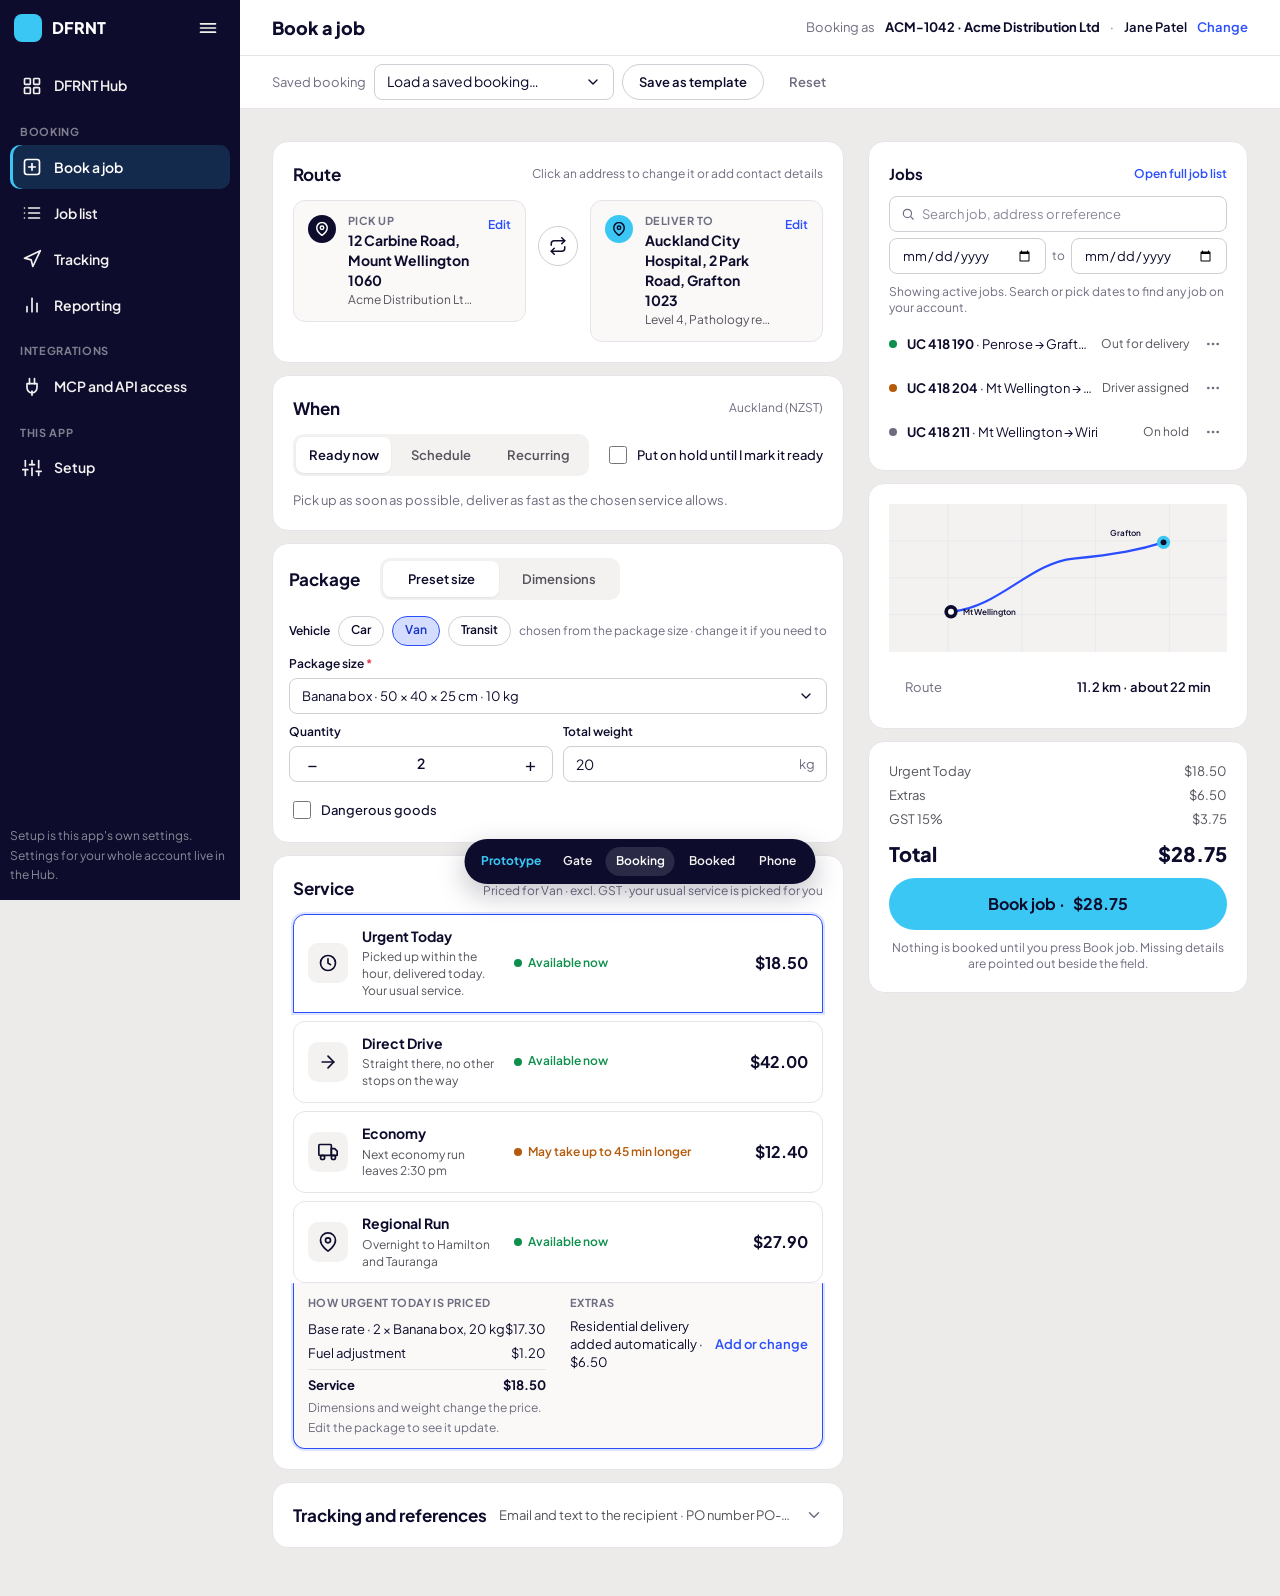
<file: extras.html>
<!doctype html>
<html lang="en">
<head>
<meta charset="utf-8">
<title>Extras — DFRNT booking redesign</title>
<meta http-equiv="refresh" content="0; url=index.html">
<script>location.replace('index.html');</script>
</head>
<body>
<p>Extras now sit inline under the selected service on the booking page. <a href="index.html">Continue</a>.</p>
</body>
</html>
</file>
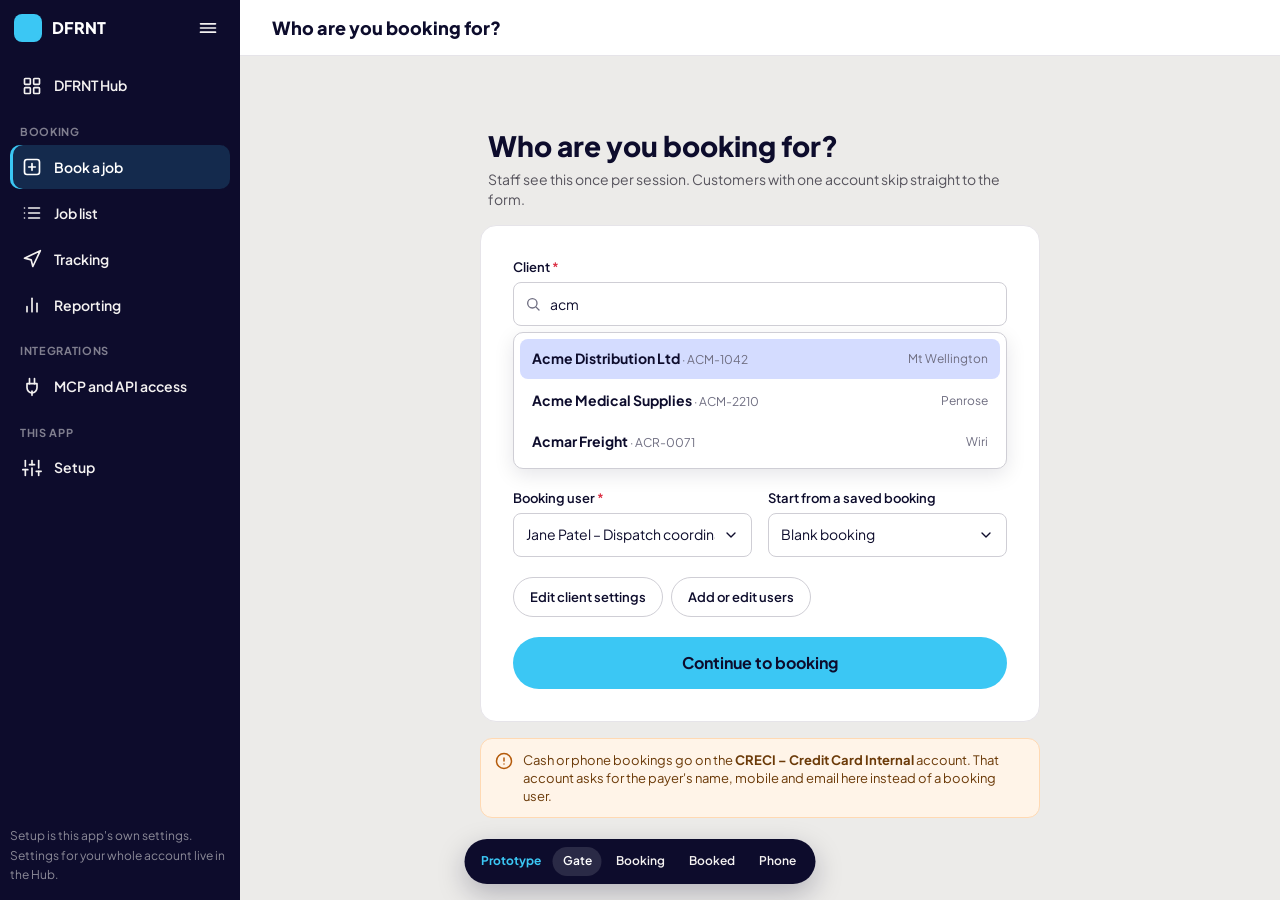
<file: gate.html>
<!doctype html>
<html lang="en">
<head>
<meta charset="utf-8">
<meta name="viewport" content="width=device-width, initial-scale=1">
<title>Who are you booking for — DFRNT booking redesign</title>
<link rel="preconnect" href="https://fonts.googleapis.com">
<link href="https://fonts.googleapis.com/css2?family=Plus+Jakarta+Sans:wght@400;500;600;700;800&display=swap" rel="stylesheet">
<link rel="stylesheet" href="styles.css?v=7">
<style>
.res { display: flex; justify-content: space-between; align-items: center; padding: 10px 12px; font-size: 14px; cursor: pointer; border-radius: 8px; gap: 12px; }
.res:hover { background: var(--dd-surface-variant); }
.res.on { background: var(--dd-primary-container); }
</style>
</head>
<body>
<div class="shell">
<aside class="side" id="side">
  <div class="side-top">
    <div class="brand"><div class="brand-mark"></div><span class="brand-name">DFRNT</span></div>
    <button type="button" class="side-toggle" id="side-toggle" aria-label="Collapse menu" title="Collapse menu"><svg width="20" height="20" viewBox="0 0 24 24" fill="none" stroke="currentColor" stroke-width="2" stroke-linecap="round"><line x1="3" y1="7" x2="21" y2="7"/><line x1="3" y1="12" x2="21" y2="12"/><line x1="3" y1="17" x2="21" y2="17"/></svg></button>
  </div>
  <nav class="side-nav" aria-label="Main">
    <a href="#" class="side-item" title="DFRNT Hub"><svg width="20" height="20" viewBox="0 0 24 24" fill="none" stroke="currentColor" stroke-width="2" stroke-linecap="round" stroke-linejoin="round"><rect x="3" y="3" width="7" height="7" rx="1"/><rect x="14" y="3" width="7" height="7" rx="1"/><rect x="3" y="14" width="7" height="7" rx="1"/><rect x="14" y="14" width="7" height="7" rx="1"/></svg><span class="side-label">DFRNT Hub</span></a>
    <span class="side-sec">Booking</span>
    <a href="index.html" class="side-item on" title="Book a job"><svg width="20" height="20" viewBox="0 0 24 24" fill="none" stroke="currentColor" stroke-width="2" stroke-linecap="round" stroke-linejoin="round"><rect x="3" y="3" width="18" height="18" rx="3"/><line x1="12" y1="8" x2="12" y2="16"/><line x1="8" y1="12" x2="16" y2="12"/></svg><span class="side-label">Book a job</span></a>
    <a href="#" class="side-item" title="Job list"><svg width="20" height="20" viewBox="0 0 24 24" fill="none" stroke="currentColor" stroke-width="2" stroke-linecap="round" stroke-linejoin="round"><line x1="8" y1="6" x2="21" y2="6"/><line x1="8" y1="12" x2="21" y2="12"/><line x1="8" y1="18" x2="21" y2="18"/><line x1="3" y1="6" x2="3.01" y2="6"/><line x1="3" y1="12" x2="3.01" y2="12"/><line x1="3" y1="18" x2="3.01" y2="18"/></svg><span class="side-label">Job list</span></a>
    <a href="#" class="side-item" title="Tracking"><svg width="20" height="20" viewBox="0 0 24 24" fill="none" stroke="currentColor" stroke-width="2" stroke-linecap="round" stroke-linejoin="round"><polygon points="3 11 22 2 13 21 11 13 3 11"/></svg><span class="side-label">Tracking</span></a>
    <a href="#" class="side-item" title="Reporting"><svg width="20" height="20" viewBox="0 0 24 24" fill="none" stroke="currentColor" stroke-width="2" stroke-linecap="round" stroke-linejoin="round"><line x1="18" y1="20" x2="18" y2="10"/><line x1="12" y1="20" x2="12" y2="4"/><line x1="6" y1="20" x2="6" y2="14"/></svg><span class="side-label">Reporting</span></a>
    <span class="side-sec">Integrations</span>
    <a href="#" class="side-item" title="MCP and API access"><svg width="20" height="20" viewBox="0 0 24 24" fill="none" stroke="currentColor" stroke-width="2" stroke-linecap="round" stroke-linejoin="round"><path d="M12 22v-5"/><path d="M9 8V2"/><path d="M15 8V2"/><path d="M18 8v5a6 6 0 0 1-12 0V8z"/></svg><span class="side-label">MCP and API access</span></a>
    <span class="side-sec">This app</span>
    <a href="#" class="side-item" title="Setup"><svg width="20" height="20" viewBox="0 0 24 24" fill="none" stroke="currentColor" stroke-width="2" stroke-linecap="round" stroke-linejoin="round"><line x1="4" y1="21" x2="4" y2="14"/><line x1="4" y1="10" x2="4" y2="3"/><line x1="12" y1="21" x2="12" y2="12"/><line x1="12" y1="8" x2="12" y2="3"/><line x1="20" y1="21" x2="20" y2="16"/><line x1="20" y1="12" x2="20" y2="3"/><line x1="1" y1="14" x2="7" y2="14"/><line x1="9" y1="8" x2="15" y2="8"/><line x1="17" y1="16" x2="23" y2="16"/></svg><span class="side-label">Setup</span></a>
  </nav>
  <div class="side-foot"><span class="hint side-label" style="color: rgba(244,242,241,.55)">Setup is this app's own settings. Settings for your whole account live in the Hub.</span></div>
</aside>
<div class="content">
  <header class="topbar2"><button type="button" class="icn mobile-menu" aria-label="Menu" id="mobile-menu"><svg width="20" height="20" viewBox="0 0 24 24" fill="none" stroke="currentColor" stroke-width="2" stroke-linecap="round"><line x1="3" y1="7" x2="21" y2="7"/><line x1="3" y1="12" x2="21" y2="12"/><line x1="3" y1="17" x2="21" y2="17"/></svg></button><h1>Who are you booking for?</h1></header>

<main class="page" style="padding-top: 72px">
  <div style="width: 100%; max-width: 560px; display: flex; flex-direction: column; gap: 16px">
    <div style="display: flex; flex-direction: column; gap: 6px; padding: 0 8px">
      <h1 style="margin: 0; font-size: 28px; font-weight: 800; line-height: 36px">Who are you booking for?</h1>
      <span style="font-size: 14px; color: var(--dd-text-2)">Staff see this once per session. Customers with one account skip straight to the form.</span>
    </div>

    <div class="card" style="padding: 32px; gap: 20px">
      <div class="field">
        <label class="lbl req" for="client">Client</label>
        <div class="with-icon">
          <svg width="16" height="16" viewBox="0 0 24 24" fill="none" stroke="currentColor" stroke-width="2" stroke-linecap="round" stroke-linejoin="round"><circle cx="11" cy="11" r="7"/><line x1="21" y1="21" x2="16.65" y2="16.65"/></svg>
          <input id="client" class="in" value="acm">
        </div>
        <div style="border: 1px solid var(--dd-outline); border-radius: 10px; padding: 6px; display: flex; flex-direction: column; gap: 2px; background: #fff; box-shadow: 0 6px 20px rgba(13,12,44,.10)">
          <div class="res on"><span><strong>Acme Distribution Ltd</strong> <span class="hint">· ACM-1042</span></span><span class="hint">Mt Wellington</span></div>
          <div class="res"><span><strong>Acme Medical Supplies</strong> <span class="hint">· ACM-2210</span></span><span class="hint">Penrose</span></div>
          <div class="res"><span><strong>Acmar Freight</strong> <span class="hint">· ACR-0071</span></span><span class="hint">Wiri</span></div>
        </div>
      </div>

      <div class="two">
        <div class="field"><label class="lbl req" for="user">Booking user</label><select id="user" class="sel"><option>Jane Patel – Dispatch coordinator</option><option>Mark Ngata – Warehouse lead</option><option>Priya Shah – Accounts</option></select></div>
        <div class="field"><label class="lbl" for="tpl">Start from a saved booking</label><select id="tpl" class="sel"><option>Blank booking</option><option>Weekly lab run – Mon/Wed/Fri</option><option>Head office → Warehouse</option></select></div>
      </div>

      <div style="display: flex; gap: 8px; flex-wrap: wrap"><a href="#" class="ghost">Edit client settings</a><a href="#" class="ghost">Add or edit users</a></div>

      <a href="index.html" class="cta">Continue to booking</a>
    </div>

    <div class="note">
      <svg width="18" height="18" viewBox="0 0 24 24" fill="none" stroke="#b45a0a" stroke-width="2" stroke-linecap="round" stroke-linejoin="round" style="flex-shrink: 0; margin-top: 1px"><circle cx="12" cy="12" r="10"/><line x1="12" y1="8" x2="12" y2="12"/><line x1="12" y1="16" x2="12.01" y2="16"/></svg>
      <span>Cash or phone bookings go on the <strong>CRECI – Credit Card Internal</strong> account. That account asks for the payer's name, mobile and email here instead of a booking user.</span>
    </div>
  </div>
</main>
</div>
</div>

<nav class="proto" aria-label="Prototype screens"><strong>Prototype</strong><a href="gate.html" class="on">Gate</a><a href="index.html">Booking</a><a href="booked.html">Booked</a><a href="mobile.html">Phone</a></nav>
<script>
document.querySelectorAll('.res').forEach((r) => r.addEventListener('click', () => { document.querySelectorAll('.res').forEach((x) => x.classList.remove('on')); r.classList.add('on'); }));
</script>
<script>
(function(){var s=document.getElementById('side');var p=null;try{p=localStorage.getItem('side')}catch(e){}s.classList.toggle('closed',p?p==='closed':innerWidth<1280);document.getElementById('side-toggle').addEventListener('click',function(){var c=!s.classList.contains('closed');s.classList.toggle('closed',c);try{localStorage.setItem('side',c?'closed':'open')}catch(e){}});var m=document.getElementById('mobile-menu');if(m)m.addEventListener('click',function(){s.style.display=s.style.display==='flex'?'':'flex';s.classList.remove('closed')});})();
</script>
</body>
</html>
</file>
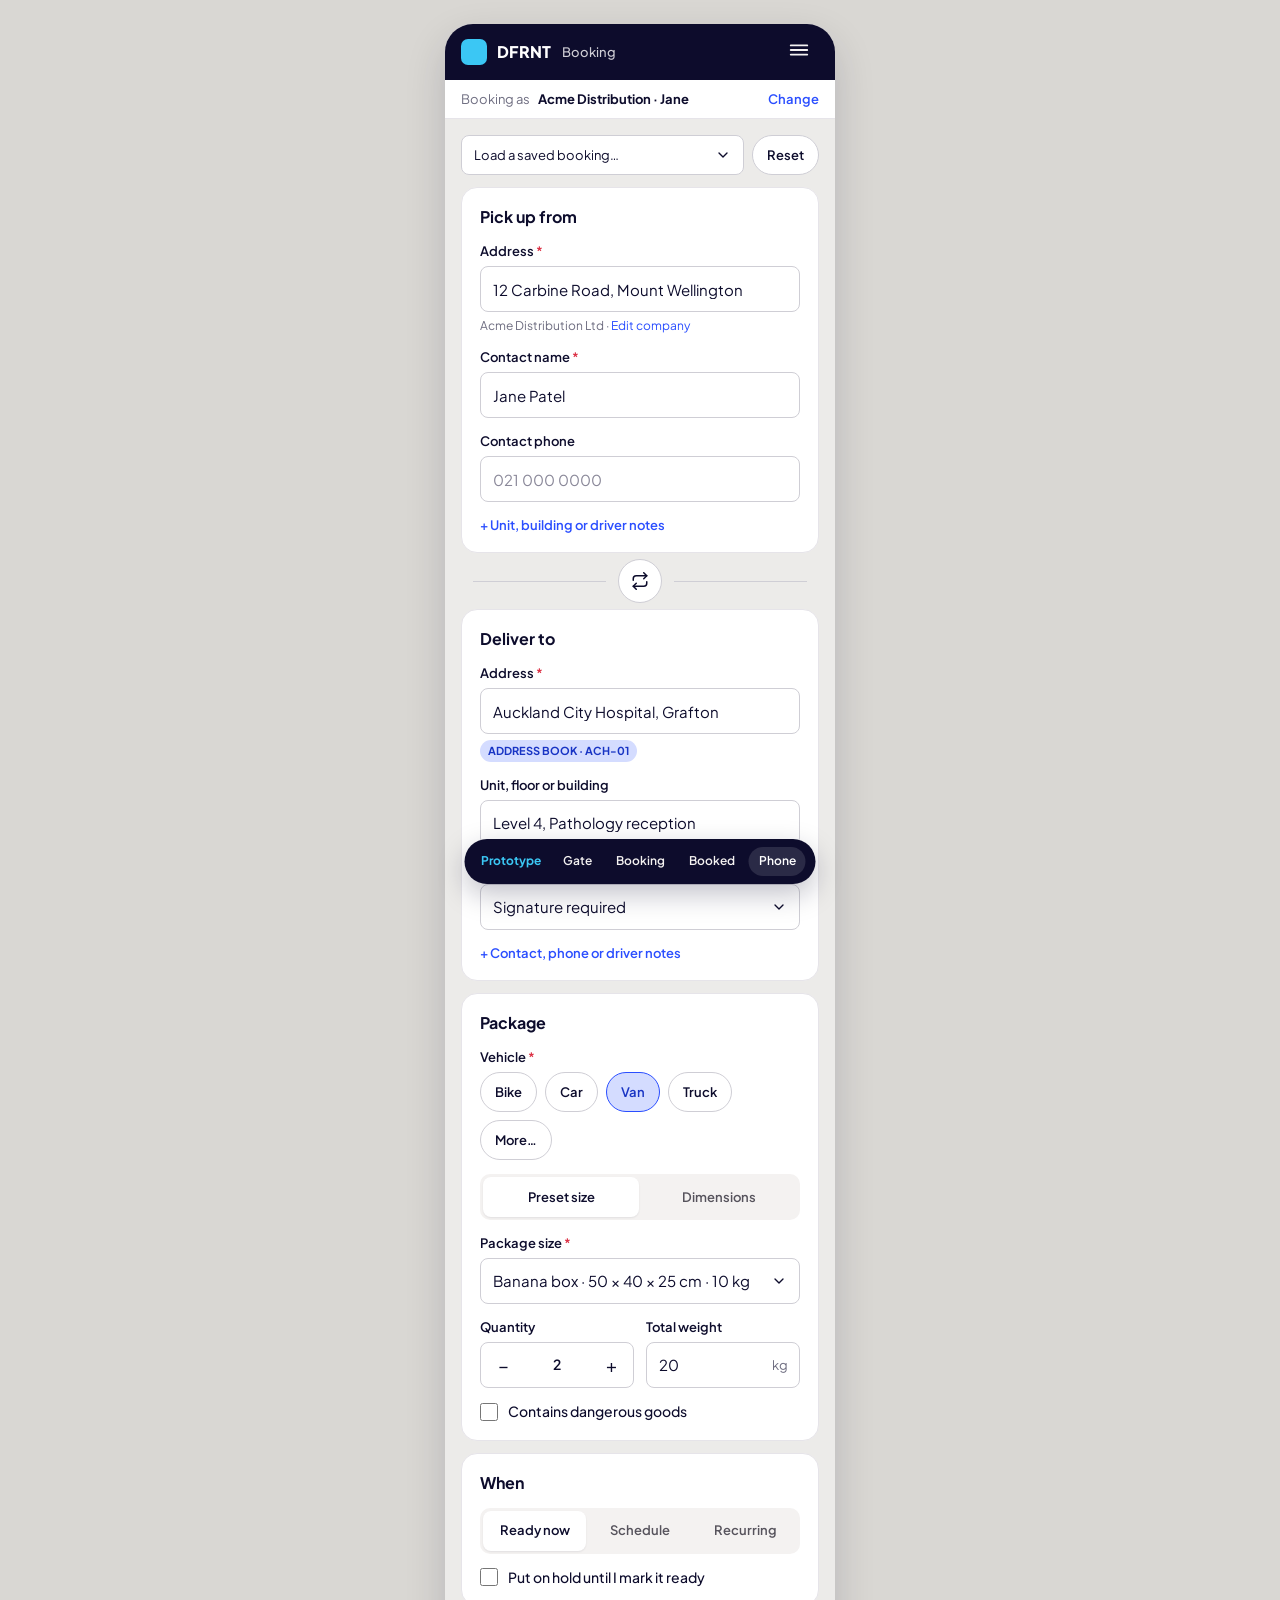
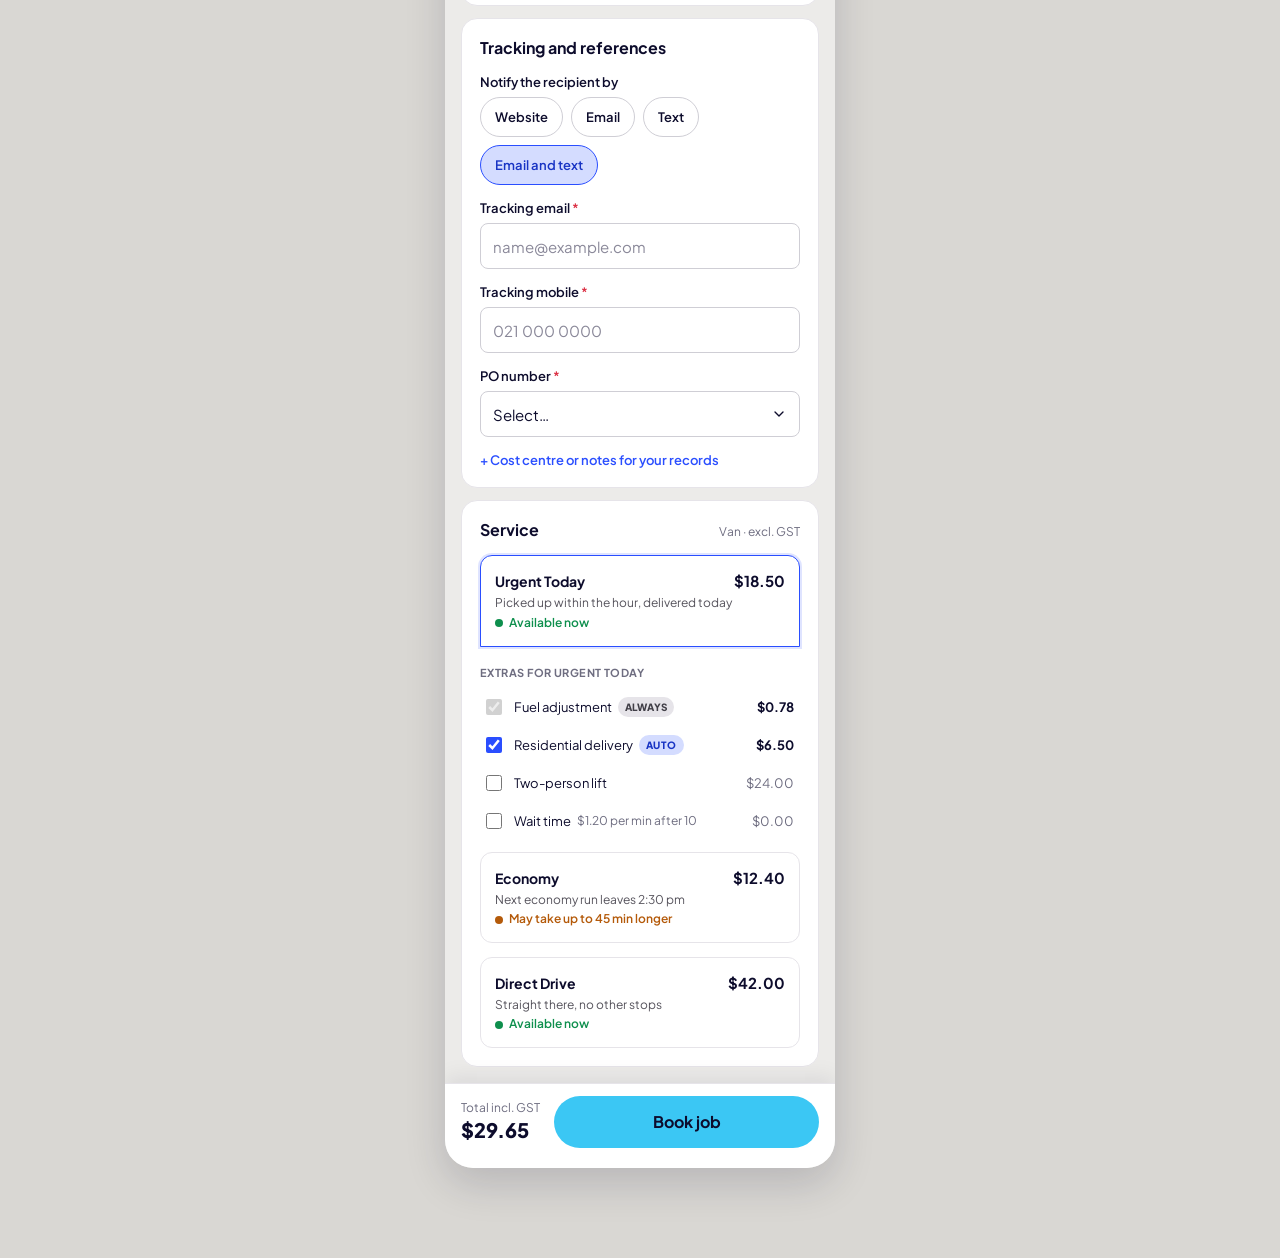
<file: mobile.html>
<!doctype html>
<html lang="en">
<head>
<meta charset="utf-8">
<meta name="viewport" content="width=device-width, initial-scale=1">
<title>Book a job (phone) — DFRNT booking redesign</title>
<link rel="preconnect" href="https://fonts.googleapis.com">
<link href="https://fonts.googleapis.com/css2?family=Plus+Jakarta+Sans:wght@400;500;600;700;800&display=swap" rel="stylesheet">
<link rel="stylesheet" href="styles.css?v=7">
<style>
/* On a desktop the phone screen sits in a 390px frame; on a real phone it is just the page. */
body { background: #d9d7d3; }
.phone { width: 390px; max-width: 100%; margin: 24px auto 90px; background: var(--dd-surface-dim); border-radius: 28px; overflow: hidden; box-shadow: 0 16px 40px rgba(13,12,44,.16); position: relative; }
@media (max-width: 480px) { body { background: var(--dd-surface-dim); } .phone { margin: 0; border-radius: 0; box-shadow: none; } }
.phone .topbar { padding: 0 16px; gap: 10px; }
.mcard { padding: 18px; gap: 14px; }
.mcard .h { font-size: 16px; line-height: 22px; }
.phone .in, .phone .sel { height: 46px; font-size: 15px; }
.phone .chip { height: 40px; }
.phone .seg button { height: 40px; }
.phone .step, .phone .step button { height: 46px; }
.more { font-size: 13px; font-weight: 600; }
.bar { position: sticky; bottom: 0; background: #fff; border-top: 1px solid var(--dd-outline-variant); padding: 12px 16px 20px; display: flex; align-items: center; gap: 14px; box-shadow: 0 -6px 20px rgba(13,12,44,.08); }
</style>
</head>
<body>
<div class="phone">
<div id="drawer" class="hidden" style="position: absolute; inset: 0; z-index: 40; background: rgba(13,12,44,.45)"><aside class="side" style="position: absolute; left: 0; top: 0; bottom: 0; height: auto; width: 260px">
  <div class="side-top">
    <div class="brand"><div class="brand-mark"></div><span class="brand-name">DFRNT</span></div>
    <button type="button" class="side-toggle" id="drawer-close" aria-label="Close menu"><svg width="20" height="20" viewBox="0 0 24 24" fill="none" stroke="currentColor" stroke-width="2" stroke-linecap="round"><line x1="3" y1="7" x2="21" y2="7"/><line x1="3" y1="12" x2="21" y2="12"/><line x1="3" y1="17" x2="21" y2="17"/></svg></button>
  </div>
  <nav class="side-nav" aria-label="Main">
    <a href="#" class="side-item" title="DFRNT Hub"><svg width="20" height="20" viewBox="0 0 24 24" fill="none" stroke="currentColor" stroke-width="2" stroke-linecap="round" stroke-linejoin="round"><rect x="3" y="3" width="7" height="7" rx="1"/><rect x="14" y="3" width="7" height="7" rx="1"/><rect x="3" y="14" width="7" height="7" rx="1"/><rect x="14" y="14" width="7" height="7" rx="1"/></svg><span class="side-label">DFRNT Hub</span></a>
    <span class="side-sec">Booking</span>
    <a href="index.html" class="side-item on" title="Book a job"><svg width="20" height="20" viewBox="0 0 24 24" fill="none" stroke="currentColor" stroke-width="2" stroke-linecap="round" stroke-linejoin="round"><rect x="3" y="3" width="18" height="18" rx="3"/><line x1="12" y1="8" x2="12" y2="16"/><line x1="8" y1="12" x2="16" y2="12"/></svg><span class="side-label">Book a job</span></a>
    <a href="#" class="side-item" title="Job list"><svg width="20" height="20" viewBox="0 0 24 24" fill="none" stroke="currentColor" stroke-width="2" stroke-linecap="round" stroke-linejoin="round"><line x1="8" y1="6" x2="21" y2="6"/><line x1="8" y1="12" x2="21" y2="12"/><line x1="8" y1="18" x2="21" y2="18"/><line x1="3" y1="6" x2="3.01" y2="6"/><line x1="3" y1="12" x2="3.01" y2="12"/><line x1="3" y1="18" x2="3.01" y2="18"/></svg><span class="side-label">Job list</span></a>
    <a href="#" class="side-item" title="Tracking"><svg width="20" height="20" viewBox="0 0 24 24" fill="none" stroke="currentColor" stroke-width="2" stroke-linecap="round" stroke-linejoin="round"><polygon points="3 11 22 2 13 21 11 13 3 11"/></svg><span class="side-label">Tracking</span></a>
    <a href="#" class="side-item" title="Reporting"><svg width="20" height="20" viewBox="0 0 24 24" fill="none" stroke="currentColor" stroke-width="2" stroke-linecap="round" stroke-linejoin="round"><line x1="18" y1="20" x2="18" y2="10"/><line x1="12" y1="20" x2="12" y2="4"/><line x1="6" y1="20" x2="6" y2="14"/></svg><span class="side-label">Reporting</span></a>
    <span class="side-sec">Integrations</span>
    <a href="#" class="side-item" title="MCP and API access"><svg width="20" height="20" viewBox="0 0 24 24" fill="none" stroke="currentColor" stroke-width="2" stroke-linecap="round" stroke-linejoin="round"><path d="M12 22v-5"/><path d="M9 8V2"/><path d="M15 8V2"/><path d="M18 8v5a6 6 0 0 1-12 0V8z"/></svg><span class="side-label">MCP and API access</span></a>
    <span class="side-sec">This app</span>
    <a href="#" class="side-item" title="Setup"><svg width="20" height="20" viewBox="0 0 24 24" fill="none" stroke="currentColor" stroke-width="2" stroke-linecap="round" stroke-linejoin="round"><line x1="4" y1="21" x2="4" y2="14"/><line x1="4" y1="10" x2="4" y2="3"/><line x1="12" y1="21" x2="12" y2="12"/><line x1="12" y1="8" x2="12" y2="3"/><line x1="20" y1="21" x2="20" y2="16"/><line x1="20" y1="12" x2="20" y2="3"/><line x1="1" y1="14" x2="7" y2="14"/><line x1="9" y1="8" x2="15" y2="8"/><line x1="17" y1="16" x2="23" y2="16"/></svg><span class="side-label">Setup</span></a>
  </nav>
  <div class="side-foot"><span class="hint side-label" style="color: rgba(244,242,241,.55)">Setup is this app's own settings. Settings for your whole account live in the Hub.</span></div>
</aside>
</div>
  <header class="topbar">
    <div class="brand"><div class="brand-mark" style="width: 26px; height: 26px; border-radius: 7px"></div><span class="brand-name">DFRNT</span><span class="brand-app">Booking</span></div>
    <button type="button" aria-label="Menu" style="margin-left: auto; width: 40px; height: 40px; border: 0; background: transparent; color: var(--dd-on-ink)"><svg width="22" height="22" viewBox="0 0 24 24" fill="none" stroke="currentColor" stroke-width="2" stroke-linecap="round"><line x1="3" y1="7" x2="21" y2="7"/><line x1="3" y1="12" x2="21" y2="12"/><line x1="3" y1="17" x2="21" y2="17"/></svg></button>
  </header>

  <div style="background: #fff; border-bottom: 1px solid var(--dd-outline-variant); padding: 10px 16px; display: flex; align-items: center; gap: 8px; font-size: 13px">
    <span style="color: var(--dd-secondary)">Booking as</span><span style="font-weight: 700; overflow: hidden; text-overflow: ellipsis; white-space: nowrap">Acme Distribution · Jane</span><a href="gate.html" style="margin-left: auto; font-weight: 600">Change</a>
  </div>

  <div style="display: flex; flex-direction: column; gap: 12px; padding: 16px">
    <div style="display: flex; gap: 8px"><select class="sel" style="height: 40px; font-size: 13px; flex-grow: 1" aria-label="Saved booking"><option>Load a saved booking…</option></select><button type="button" class="chip" style="height: 40px">Reset</button></div>

    <section class="card mcard">
      <h2 class="h">Pick up from</h2>
      <div class="field"><label class="lbl req" for="mfrom">Address</label><input id="mfrom" class="in" value="12 Carbine Road, Mount Wellington"><span class="hint">Acme Distribution Ltd · <a href="#">Edit company</a></span></div>
      <div class="field"><label class="lbl req" for="mfc">Contact name</label><input id="mfc" class="in" value="Jane Patel"></div>
      <div class="field"><label class="lbl" for="mfp">Contact phone</label><input id="mfp" class="in" placeholder="021 000 0000"></div>
      <a href="#" class="more">+ Unit, building or driver notes</a>
    </section>

    <div class="swap" style="padding: 0 12px; margin: -6px 0"><div class="line" style="background: var(--dd-outline)"></div><button type="button" class="icn" style="width: 44px; height: 44px" aria-label="Swap addresses"><svg width="18" height="18" viewBox="0 0 24 24" fill="none" stroke="currentColor" stroke-width="2" stroke-linecap="round" stroke-linejoin="round"><polyline points="17 1 21 5 17 9"/><path d="M3 11V9a4 4 0 0 1 4-4h14"/><polyline points="7 23 3 19 7 15"/><path d="M21 13v2a4 4 0 0 1-4 4H3"/></svg></button><div class="line" style="background: var(--dd-outline)"></div></div>

    <section class="card mcard">
      <h2 class="h">Deliver to</h2>
      <div class="field"><label class="lbl req" for="mto">Address</label><input id="mto" class="in" value="Auckland City Hospital, Grafton"><span class="tag" style="align-self: flex-start">ADDRESS BOOK · ACH-01</span></div>
      <div class="field"><label class="lbl" for="mtx">Unit, floor or building</label><input id="mtx" class="in" value="Level 4, Pathology reception"></div>
      <div class="field"><label class="lbl" for="mleave">If no one can sign</label><select id="mleave" class="sel"><option>Signature required</option><option>Leave at front door</option><option>Leave in a safe place</option></select></div>
      <a href="#" class="more">+ Contact, phone or driver notes</a>
    </section>

    <section class="card mcard">
      <h2 class="h">Package</h2>
      <div class="field"><span class="lbl req">Vehicle</span><div class="chips"><button type="button" class="chip">Bike</button><button type="button" class="chip">Car</button><button type="button" class="chip on">Van</button><button type="button" class="chip">Truck</button><button type="button" class="chip">More…</button></div></div>
      <div class="seg"><button type="button" class="on">Preset size</button><button type="button">Dimensions</button></div>
      <div class="field"><label class="lbl req" for="msize">Package size</label><select id="msize" class="sel"><option>Banana box · 50 × 40 × 25 cm · 10 kg</option></select></div>
      <div class="two" style="gap: 12px">
        <div class="field"><span class="lbl">Quantity</span><div class="step"><button type="button" aria-label="Fewer">−</button><span>2</span><button type="button" aria-label="More">+</button></div></div>
        <div class="field"><label class="lbl" for="mwt">Total weight</label><div class="suffix"><input id="mwt" class="in" value="20" style="padding-right: 36px"><span style="top: 14px">kg</span></div></div>
      </div>
      <label class="chk"><input type="checkbox"> Contains dangerous goods</label>
    </section>

    <section class="card mcard">
      <h2 class="h">When</h2>
      <div class="seg"><button type="button" class="on">Ready now</button><button type="button">Schedule</button><button type="button">Recurring</button></div>
      <label class="chk"><input type="checkbox"> Put on hold until I mark it ready</label>
    </section>

    <section class="card mcard">
      <h2 class="h">Tracking and references</h2>
      <div class="field"><span class="lbl">Notify the recipient by</span><div class="chips"><button type="button" class="chip">Website</button><button type="button" class="chip">Email</button><button type="button" class="chip">Text</button><button type="button" class="chip on">Email and text</button></div></div>
      <div class="field"><label class="lbl req" for="mte">Tracking email</label><input id="mte" class="in" placeholder="name@example.com"></div>
      <div class="field"><label class="lbl req" for="mtm">Tracking mobile</label><input id="mtm" class="in" placeholder="021 000 0000"></div>
      <div class="field"><label class="lbl req" for="mra">PO number</label><select id="mra" class="sel"><option>Select…</option><option>PO-88213</option></select></div>
      <a href="#" class="more">+ Cost centre or notes for your records</a>
    </section>

    <section class="card mcard">
      <div class="row-between" style="align-items: baseline"><h2 class="h">Service</h2><span class="hint">Van · excl. GST</span></div>
      <button type="button" class="svc on"><div class="svc-body"><div class="svc-top"><span class="svc-name">Urgent Today</span><span class="svc-price">$18.50</span></div><span class="svc-desc">Picked up within the hour, delivered today</span><span class="avail ok"><span class="dot"></span>Available now</span></div></button>
      <div class="svc-x">
        <span class="k">Extras for Urgent Today</span>
        <label class="xr on"><input type="checkbox" checked disabled><span class="nm">Fuel adjustment <span class="badge" style="background: var(--dd-outline-variant); color: #413f47">ALWAYS</span></span><span class="amt">$0.78</span></label>
        <label class="xr on"><input type="checkbox" checked><span class="nm">Residential delivery <span class="badge" style="background: var(--dd-primary-container); color: var(--dd-primary-active)">AUTO</span></span><span class="amt">$6.50</span></label>
        <label class="xr"><input type="checkbox"><span class="nm">Two-person lift</span><span class="amt">$24.00</span></label>
        <label class="xr"><input type="checkbox"><span class="nm">Wait time <span class="hint">$1.20 per min after 10</span></span><span class="amt">$0.00</span></label>
      </div>
      <button type="button" class="svc"><div class="svc-body"><div class="svc-top"><span class="svc-name">Economy</span><span class="svc-price">$12.40</span></div><span class="svc-desc">Next economy run leaves 2:30 pm</span><span class="avail slow"><span class="dot"></span>May take up to 45 min longer</span></div></button>
      <button type="button" class="svc"><div class="svc-body"><div class="svc-top"><span class="svc-name">Direct Drive</span><span class="svc-price">$42.00</span></div><span class="svc-desc">Straight there, no other stops</span><span class="avail ok"><span class="dot"></span>Available now</span></div></button>
    </section>
  </div>

  <div class="bar">
    <div style="display: flex; flex-direction: column"><span class="hint">Total incl. GST</span><span style="font-size: 20px; font-weight: 800">$29.65</span></div>
    <a href="booked.html" class="cta" style="flex-grow: 1; width: auto">Book job</a>
  </div>
</div>

<nav class="proto" aria-label="Prototype screens"><strong>Prototype</strong><a href="gate.html">Gate</a><a href="index.html">Booking</a><a href="booked.html">Booked</a><a href="mobile.html" class="on">Phone</a></nav>
<script>
document.querySelectorAll('.chips').forEach((g) => g.querySelectorAll('.chip').forEach((b) => b.addEventListener('click', () => { g.querySelectorAll('.chip').forEach((x) => x.classList.remove('on')); b.classList.add('on'); })));
document.querySelectorAll('.seg').forEach((g) => g.querySelectorAll('button').forEach((b) => b.addEventListener('click', () => { g.querySelectorAll('button').forEach((x) => x.classList.remove('on')); b.classList.add('on'); })));
document.querySelectorAll('.svc').forEach((b) => b.addEventListener('click', () => { document.querySelectorAll('.svc').forEach((x) => x.classList.remove('on')); b.classList.add('on'); }));
</script>
<script>
(function(){var d=document.getElementById('drawer');document.querySelector('[aria-label="Menu"]').addEventListener('click',function(){d.classList.remove('hidden')});document.getElementById('drawer-close').addEventListener('click',function(){d.classList.add('hidden')});d.addEventListener('click',function(e){if(e.target===d)d.classList.add('hidden')});})();
</script>
</body>
</html>
</file>
<file: styles.css>
/* DFRNT booking page redesign — prototype styles.
   Tokens are the product's own (Hub site.less, Feb 2026 rebrand). */
:root {
  --dd-primary: #2a4eff;
  --dd-primary-hover: #1f3fe0;
  --dd-primary-active: #1834c4;
  --dd-primary-container: #d4dcff;
  --dd-accent: #3bc7f4;
  --dd-ink: #0d0c2c;
  --dd-on-ink: #f4f2f1;
  --dd-surface: #ffffff;
  --dd-surface-dim: #ecebe9;
  --dd-surface-variant: #f4f2f1;
  --dd-surface-low: #faf9f8;
  --dd-secondary: #6e6d80;
  --dd-text-2: #56535c;
  --dd-outline: #cfced5;
  --dd-outline-variant: #e6e4e9;
  --dd-error: #dc3246;
  --dd-success-text: #0e8f4d;
  --dd-warning-text: #b45a0a;
}
* { box-sizing: border-box; }
html, body { margin: 0; }
body { font-family: 'Plus Jakarta Sans', -apple-system, BlinkMacSystemFont, 'Segoe UI', sans-serif; background: var(--dd-surface-dim); color: var(--dd-ink); font-size: 14px; line-height: 1.4; }
a { color: var(--dd-primary); text-decoration: none; }
a:hover { color: var(--dd-primary-hover); }
button { font: inherit; }
.hidden { display: none !important; }

/* top bar */
.topbar { height: 56px; background: var(--dd-ink); display: flex; align-items: center; padding: 0 40px; gap: 32px; }
.brand { display: flex; align-items: center; gap: 10px; }
.brand-mark { width: 28px; height: 28px; border-radius: 8px; background: var(--dd-accent); }
.brand-name { color: #fff; font-weight: 800; font-size: 16px; letter-spacing: .02em; }
.brand-app { color: var(--dd-outline); font-size: 13px; font-weight: 500; }
.nav { display: flex; gap: 24px; flex-grow: 1; }
.nav a { color: var(--dd-on-ink); font-size: 14px; font-weight: 600; padding: 0 4px; height: 56px; display: inline-flex; align-items: center; border-bottom: 3px solid transparent; }
.nav a.on { border-bottom-color: var(--dd-accent); }
.hublink { color: var(--dd-on-ink); font-size: 13px; font-weight: 600; display: inline-flex; align-items: center; gap: 6px; }

/* context bar */
.ctxbar { min-height: 56px; background: var(--dd-surface); border-bottom: 1px solid var(--dd-outline-variant); display: flex; align-items: center; padding: 8px 40px; gap: 16px; flex-wrap: wrap; }
.ctx-who { display: flex; align-items: center; gap: 10px; flex-grow: 1; font-size: 13px; flex-wrap: wrap; }
.ctx-tools { display: flex; align-items: center; gap: 8px; flex-wrap: wrap; }

/* layout */
.page { display: flex; justify-content: center; padding: 32px 40px 48px; }
.grid { width: 100%; max-width: 1280px; display: grid; grid-template-columns: minmax(0, 780px) 460px; gap: 40px; align-items: start; }
.form { display: flex; flex-direction: column; gap: 16px; margin: 0; min-width: 0; }
.rail { display: flex; flex-direction: column; gap: 16px; position: sticky; top: 16px; }
@media (max-width: 1180px) {
  .grid { grid-template-columns: 1fr; }
  .rail { position: static; }
}
@media (max-width: 720px) {
  .topbar, .ctxbar { padding-left: 16px; padding-right: 16px; }
  .page { padding: 16px; }
  .two { grid-template-columns: 1fr !important; }
  .three { grid-template-columns: 1fr !important; }
}

/* cards & fields */
.card { background: var(--dd-surface); border: 1px solid var(--dd-outline-variant); border-radius: 16px; padding: 24px; display: flex; flex-direction: column; gap: 16px; }
.h { margin: 0; font-size: 17px; font-weight: 700; line-height: 24px; }
.row-between { display: flex; align-items: center; justify-content: space-between; gap: 12px; }
.two { display: grid; grid-template-columns: 1fr 1fr; gap: 16px; }
.three { display: grid; grid-template-columns: 200px 160px 1fr; gap: 16px; align-items: end; }
.field { display: flex; flex-direction: column; gap: 6px; min-width: 0; }
.lbl { font-size: 13px; font-weight: 600; line-height: 18px; }
.req::after { content: " *"; color: var(--dd-error); }
.in, .sel, .ta { width: 100%; border: 1px solid var(--dd-outline); border-radius: 8px; font: inherit; font-size: 14px; color: var(--dd-ink); background: var(--dd-surface); }
.in, .sel { height: 44px; padding: 0 12px; }
.ta { min-height: 64px; padding: 10px 12px; resize: vertical; }
.in::placeholder, .ta::placeholder { color: #8a8899; }
.in:focus, .sel:focus, .ta:focus { outline: none; border-color: var(--dd-primary); box-shadow: 0 0 0 3px rgba(42,78,255,.12); }
.sel { padding-right: 36px; -webkit-appearance: none; appearance: none; background: var(--dd-surface) url("data:image/svg+xml;utf8,<svg xmlns='http://www.w3.org/2000/svg' width='16' height='16' viewBox='0 0 24 24' fill='none' stroke='%230d0c2c' stroke-width='2' stroke-linecap='round' stroke-linejoin='round'><polyline points='6 9 12 15 18 9'/></svg>") no-repeat right 12px center; }
.with-icon { position: relative; }
.with-icon svg { position: absolute; left: 12px; top: 14px; color: var(--dd-secondary); }
.with-icon .in { padding-left: 36px; }
.suffix { position: relative; }
.suffix span { position: absolute; right: 12px; top: 13px; font-size: 13px; color: var(--dd-secondary); }
.hint { font-size: 12px; color: var(--dd-secondary); line-height: 16px; }
.divider { height: 1px; background: var(--dd-outline-variant); }
.tag { font-size: 11px; font-weight: 700; color: var(--dd-primary-active); background: var(--dd-primary-container); border-radius: 999px; padding: 3px 8px; white-space: nowrap; }

/* controls */
.chip { height: 36px; padding: 0 14px; border-radius: 999px; border: 1px solid var(--dd-outline); background: var(--dd-surface); font-size: 13px; font-weight: 600; color: var(--dd-ink); cursor: pointer; display: inline-flex; align-items: center; gap: 6px; }
.chip.on { background: var(--dd-primary-container); border-color: var(--dd-primary); color: var(--dd-primary-active); }
.chips { display: flex; gap: 8px; flex-wrap: wrap; }
.seg { display: flex; background: var(--dd-surface-variant); border-radius: 10px; padding: 3px; gap: 2px; }
.seg button { flex: 1; height: 36px; border: 0; border-radius: 8px; background: transparent; font-size: 13px; font-weight: 600; color: var(--dd-text-2); cursor: pointer; }
.seg button.on { background: var(--dd-surface); color: var(--dd-ink); box-shadow: 0 1px 2px rgba(13,12,44,.08); }
.chk { display: flex; align-items: center; gap: 10px; font-size: 14px; font-weight: 500; cursor: pointer; }
.chk input { width: 18px; height: 18px; margin: 0; accent-color: var(--dd-primary); }
.disc { border: 1px solid var(--dd-outline-variant); border-radius: 12px; padding: 16px; background: var(--dd-surface-low); display: flex; flex-direction: column; gap: 12px; }
.step { height: 44px; border: 1px solid var(--dd-outline); border-radius: 8px; display: flex; align-items: center; overflow: hidden; background: var(--dd-surface); }
.step button { width: 44px; height: 44px; border: 0; background: transparent; font-size: 18px; cursor: pointer; color: var(--dd-ink); }
.step span { flex: 1; text-align: center; font-size: 14px; font-weight: 600; }
.icn { width: 40px; height: 40px; border-radius: 50%; border: 1px solid var(--dd-outline); background: var(--dd-surface); display: inline-flex; align-items: center; justify-content: center; cursor: pointer; color: var(--dd-ink); flex-shrink: 0; }
.swap { display: flex; align-items: center; gap: 12px; padding: 0 24px; margin: -8px 0; }
.swap .line { flex-grow: 1; height: 1px; background: var(--dd-outline-variant); }
.cta { height: 52px; border: 0; border-radius: 999px; background: var(--dd-accent); color: var(--dd-ink); font-size: 16px; font-weight: 700; cursor: pointer; width: 100%; display: flex; align-items: center; justify-content: center; gap: 8px; }
.cta:hover { filter: brightness(.96); color: var(--dd-ink); }
.pri { height: 48px; border: 0; border-radius: 999px; background: var(--dd-primary); color: #fff; font-size: 15px; font-weight: 700; cursor: pointer; display: inline-flex; align-items: center; justify-content: center; padding: 0 22px; gap: 8px; }
.pri:hover { background: var(--dd-primary-hover); color: #fff; }
.ghost { height: 40px; padding: 0 16px; border-radius: 999px; border: 1px solid var(--dd-outline); background: var(--dd-surface); font-size: 13px; font-weight: 600; color: var(--dd-ink); cursor: pointer; display: inline-flex; align-items: center; justify-content: center; gap: 8px; }
.ghost:hover { background: var(--dd-surface-variant); color: var(--dd-ink); }
.ghost.quiet { border-color: transparent; color: var(--dd-secondary); }

/* services */
.svc { display: flex; gap: 12px; padding: 14px; border: 1px solid var(--dd-outline-variant); border-radius: 12px; background: var(--dd-surface); cursor: pointer; text-align: left; width: 100%; align-items: flex-start; color: var(--dd-ink); }
.svc.on { border-color: var(--dd-primary); box-shadow: 0 0 0 2px rgba(42,78,255,.15); }
.svc-icon { width: 40px; height: 40px; border-radius: 10px; background: var(--dd-surface-variant); display: flex; align-items: center; justify-content: center; flex-shrink: 0; }
.svc-body { flex-grow: 1; display: flex; flex-direction: column; gap: 3px; min-width: 0; }
.svc-top { display: flex; justify-content: space-between; align-items: baseline; gap: 8px; }
.svc-name { font-size: 14px; font-weight: 700; }
.svc-price { font-size: 15px; font-weight: 700; }
.svc-desc { font-size: 12px; color: var(--dd-text-2); }
.avail { display: inline-flex; align-items: center; gap: 6px; font-size: 12px; font-weight: 600; }
.avail.ok { color: var(--dd-success-text); }
.avail.slow { color: var(--dd-warning-text); }
.dot { width: 8px; height: 8px; border-radius: 50%; display: inline-block; background: currentColor; }
.extras { display: flex; justify-content: space-between; align-items: center; padding: 12px 14px; border: 1px dashed var(--dd-outline); border-radius: 12px; gap: 12px; }
.totals { display: flex; flex-direction: column; gap: 6px; padding-top: 8px; border-top: 1px solid var(--dd-outline-variant); }
.totals .l { display: flex; justify-content: space-between; font-size: 13px; color: var(--dd-text-2); }
.totals .t { display: flex; justify-content: space-between; font-size: 18px; font-weight: 800; padding-top: 6px; }
.mapcard { padding: 0; overflow: hidden; gap: 0; }
.mapcard svg { display: block; width: 100%; height: auto; background: var(--dd-surface-variant); }
.mapfoot { display: flex; justify-content: space-between; padding: 12px 16px; font-size: 13px; }

/* notes */
.note { padding: 12px 14px; border-radius: 12px; background: #fff4e8; border: 1px solid #ffd9b3; font-size: 13px; color: #6b3a08; line-height: 18px; display: flex; gap: 10px; }

/* prototype bar */
.proto { position: fixed; left: 50%; bottom: 16px; transform: translateX(-50%); background: var(--dd-ink); color: var(--dd-on-ink); border-radius: 999px; padding: 8px 10px 8px 16px; display: flex; align-items: center; gap: 4px; font-size: 12px; box-shadow: 0 10px 28px rgba(13,12,44,.25); z-index: 50; max-width: calc(100vw - 32px); flex-wrap: wrap; justify-content: center; }
.proto strong { margin-right: 8px; font-weight: 700; color: var(--dd-accent); }
.proto a { color: var(--dd-on-ink); padding: 6px 10px; border-radius: 999px; font-weight: 600; }
.proto a.on, .proto a:hover { background: rgba(255,255,255,.12); color: #fff; }

/* extras side sheet (lives inside index.html, opened from the rail) */
.backdrop { position: fixed; inset: 0; background: rgba(13,12,44,.45); z-index: 60; }
.sheet { position: fixed; top: 0; right: 0; bottom: 0; width: 640px; max-width: 100vw; background: #fff; box-shadow: 0 16px 40px rgba(13,12,44,.16); display: flex; flex-direction: column; z-index: 70; }
.sheet-head { display: flex; align-items: flex-start; justify-content: space-between; padding: 28px 32px 16px; gap: 16px; }
.sheet-tabs { display: flex; gap: 8px; padding: 0 32px 16px; flex-wrap: wrap; }
.sheet-body { flex-grow: 1; overflow: auto; padding: 0 32px; display: flex; flex-direction: column; gap: 8px; }
.sheet-foot { border-top: 1px solid var(--dd-outline-variant); padding: 20px 32px 28px; display: flex; flex-direction: column; gap: 14px; }
.xrow { display: grid; grid-template-columns: 28px 1fr 150px 90px; gap: 14px; align-items: start; padding: 14px 12px; border-radius: 12px; border: 1px solid var(--dd-outline-variant); cursor: pointer; }
.xrow.on { border-color: var(--dd-primary); background: #f7f8ff; }
.xrow input[type=checkbox] { width: 18px; height: 18px; margin: 2px 0 0; accent-color: var(--dd-primary); }
.xrow .amt { font-size: 14px; font-weight: 700; text-align: right; }
.xrow:not(.on) .amt { font-weight: 400; color: var(--dd-secondary); }
.badge { font-size: 10px; font-weight: 800; letter-spacing: .04em; border-radius: 999px; padding: 3px 7px; margin-left: 8px; vertical-align: middle; }
.mini { height: 36px; border: 1px solid var(--dd-outline); border-radius: 8px; padding: 0 10px; font: inherit; font-size: 14px; width: 72px; }
.tab { height: 36px; padding: 0 14px; border-radius: 999px; border: 1px solid var(--dd-outline); background: #fff; font-size: 13px; font-weight: 600; color: var(--dd-ink); cursor: pointer; }
.tab.on { background: var(--dd-primary-container); border-color: var(--dd-primary); color: var(--dd-primary-active); }
@media (max-width: 720px) { .xrow { grid-template-columns: 28px 1fr 80px; } .xrow .calc { display: none; } .sheet-head, .sheet-tabs, .sheet-body, .sheet-foot { padding-left: 16px; padding-right: 16px; } }

/* ---- revision 2: tighter, side-by-side route, progressive disclosure ---- */
.grid { max-width: 1200px; grid-template-columns: minmax(0, 1fr) 400px; gap: 28px; }
.card { padding: 20px; gap: 14px; transition: border-color .15s, box-shadow .15s; }
.card:focus-within { border-color: var(--dd-primary); box-shadow: 0 0 0 3px rgba(42,78,255,.10); }
.form { gap: 12px; }
.rail { gap: 12px; }
.card-toggle { display: flex; align-items: center; gap: 12px; width: 100%; border: 0; background: transparent; padding: 0; text-align: left; cursor: pointer; color: var(--dd-ink); }
.card-toggle .h { flex-shrink: 0; }
.card-toggle .sum { flex-grow: 1; font-size: 13px; color: var(--dd-text-2); overflow: hidden; text-overflow: ellipsis; white-space: nowrap; }
.card-toggle .chev { transition: transform .15s; color: var(--dd-secondary); flex-shrink: 0; }
.card.open .card-toggle .chev { transform: rotate(180deg); }
.card-body { display: flex; flex-direction: column; gap: 14px; }

/* route: pick up and deliver to side by side */
.route-grid { display: grid; grid-template-columns: minmax(0, 1fr) 40px minmax(0, 1fr); gap: 12px; align-items: start; }
.route-grid .icn { margin-top: 26px; }
@media (max-width: 860px) { .route-grid { grid-template-columns: 1fr; } .route-grid .icn { margin: -4px auto; transform: rotate(90deg); } }
.addr { display: flex; flex-direction: column; gap: 10px; min-width: 0; }
.addr-line { display: flex; gap: 12px; align-items: flex-start; width: 100%; border: 1px solid var(--dd-outline-variant); background: var(--dd-surface-low); border-radius: 12px; padding: 12px 14px; text-align: left; cursor: pointer; color: var(--dd-ink); min-height: 76px; }
.addr-line:hover { border-color: var(--dd-outline); background: var(--dd-surface-variant); }
.addr-line .pin { width: 28px; height: 28px; border-radius: 50%; display: flex; align-items: center; justify-content: center; flex-shrink: 0; margin-top: 2px; }
.pin.from { background: var(--dd-ink); color: #fff; }
.pin.to { background: var(--dd-accent); color: var(--dd-ink); }
.addr-line .txt { display: flex; flex-direction: column; gap: 2px; min-width: 0; flex-grow: 1; }
.addr-k { font-size: 11px; font-weight: 700; letter-spacing: .04em; text-transform: uppercase; color: var(--dd-secondary); }
.addr-main { font-size: 14px; font-weight: 700; line-height: 20px; }
.addr-sub { font-size: 12px; color: var(--dd-text-2); overflow: hidden; text-overflow: ellipsis; white-space: nowrap; }
.addr-line .edit { font-size: 12px; font-weight: 600; color: var(--dd-primary); flex-shrink: 0; margin-top: 4px; }
.addr-form { display: flex; flex-direction: column; gap: 12px; padding: 14px; border: 1px solid var(--dd-primary); border-radius: 12px; background: #fff; }
.addr-form .two { gap: 12px; }
.link { border: 0; background: transparent; padding: 0; color: var(--dd-primary); font-size: 13px; font-weight: 600; cursor: pointer; }
.link:hover { color: var(--dd-primary-hover); }

/* package row */
.pkg-row { display: grid; grid-template-columns: minmax(0, 1fr) 130px 150px; gap: 12px; }
@media (max-width: 720px) { .pkg-row { grid-template-columns: 1fr 1fr; } .pkg-row .field:first-child { grid-column: 1 / -1; } }
.pkg-more { display: flex; gap: 20px; flex-wrap: wrap; align-items: center; }

/* package + when side by side on wide screens */
.pair { display: grid; grid-template-columns: 3fr 2fr; gap: 12px; align-items: start; }
@media (max-width: 1000px) { .pair { grid-template-columns: 1fr; } }

/* active jobs strip in the rail */
.jobs { display: flex; flex-direction: column; gap: 8px; }
.job { display: grid; grid-template-columns: 8px 1fr auto; gap: 10px; align-items: center; font-size: 13px; }
.job .st { font-size: 12px; color: var(--dd-text-2); white-space: nowrap; }
.job .dot { width: 8px; height: 8px; }
.dot.go { color: var(--dd-success-text); } .dot.wait { color: var(--dd-warning-text); } .dot.done { color: var(--dd-secondary); }

/* ---- revision 3: extras inline under the selected service ---- */
.svc.on { border-bottom-left-radius: 0; border-bottom-right-radius: 0; }
.svc-x { border: 1px solid var(--dd-primary); border-top: 0; border-radius: 0 0 12px 12px; background: var(--dd-surface-low); padding: 10px 12px 12px; display: flex; flex-direction: column; gap: 4px; margin-top: -8px; box-shadow: 0 0 0 2px rgba(42,78,255,.15); clip-path: inset(0 -3px -3px -3px); }
.svc-x .k { font-size: 11px; font-weight: 700; letter-spacing: .04em; text-transform: uppercase; color: var(--dd-secondary); padding: 4px 0 6px; }
.xr { display: grid; grid-template-columns: 18px 1fr auto; gap: 10px; align-items: center; min-height: 34px; font-size: 13px; cursor: pointer; border-radius: 8px; padding: 0 6px; }
.xr:hover { background: var(--dd-surface-variant); }
.xr input { width: 16px; height: 16px; margin: 0; accent-color: var(--dd-primary); }
.xr .nm { display: flex; align-items: center; gap: 6px; min-width: 0; flex-wrap: wrap; }
.xr .amt { font-weight: 700; }
.xr:not(.on) .amt { font-weight: 400; color: var(--dd-secondary); }
.xr .badge { margin-left: 0; }
.xr.quiet { cursor: default; opacity: .75; }
.xr .why { font-size: 11px; color: var(--dd-secondary); flex-basis: 100%; }
.svc-x .mini { height: 28px; width: 56px; font-size: 13px; padding: 0 8px; }

/* breakpoints keyed to the form column's own width, not the window */
.form { container-type: inline-size; }
@container (max-width: 760px) {
  .pair { grid-template-columns: 1fr; }
}
@container (max-width: 560px) {
  .route-grid { grid-template-columns: 1fr; }
  .route-grid .icn { margin: -4px auto; transform: rotate(90deg); }
  .pkg-row { grid-template-columns: 1fr 1fr; }
  .pkg-row .field:first-child { grid-column: 1 / -1; }
}
.addr-main { overflow-wrap: anywhere; }

/* package size gets its own row so preset names never truncate */
.pkg-row { grid-template-columns: 1fr 1fr; }
.pkg-row .field:first-child { grid-column: 1 / -1; }

/* ---- revision 4: left expandable menu, wide services, rail = jobs / map / when / summary ---- */
.shell { display: flex; min-height: 100vh; }
.side { width: 240px; flex-shrink: 0; background: var(--dd-ink); color: var(--dd-on-ink); position: sticky; top: 0; height: 100vh; display: flex; flex-direction: column; transition: width .2s cubic-bezier(.4,0,.2,1); overflow: hidden; }
.side.closed { width: 64px; }
.side-top { height: 56px; display: flex; align-items: center; gap: 10px; padding: 0 14px; flex-shrink: 0; }
.side-top .brand-name { white-space: nowrap; }
.side-toggle { margin-left: auto; width: 36px; height: 36px; border: 0; border-radius: 50%; background: transparent; color: var(--dd-on-ink); cursor: pointer; display: inline-flex; align-items: center; justify-content: center; flex-shrink: 0; }
.side-toggle:hover { background: rgba(255,255,255,.12); }
.side.closed .side-top { padding: 0 14px; }
.side.closed .side-top .brand, .side.closed .side-label, .side.closed .side-sec { display: none; }
.side.closed .side-toggle { margin: 0 auto; }
.side-nav { display: flex; flex-direction: column; gap: 2px; padding: 8px 10px; }
.side-sec { font-size: 11px; font-weight: 700; letter-spacing: .06em; text-transform: uppercase; color: rgba(244,242,241,.5); padding: 14px 10px 4px; white-space: nowrap; }
.side-item { display: flex; align-items: center; gap: 12px; height: 44px; padding: 0 12px; border-radius: 10px; color: var(--dd-on-ink); font-size: 14px; font-weight: 600; white-space: nowrap; }
.side-item svg { flex-shrink: 0; }
.side-item:hover { background: rgba(255,255,255,.10); color: #fff; }
.side-item.on { background: rgba(59,199,244,.16); color: #fff; box-shadow: inset 3px 0 0 var(--dd-accent); }
.side.closed .side-item { padding: 0; justify-content: center; }
.side-foot { margin-top: auto; padding: 12px 10px 16px; }
.content { flex-grow: 1; min-width: 0; display: flex; flex-direction: column; }
.topbar2 { height: 56px; background: var(--dd-surface); border-bottom: 1px solid var(--dd-outline-variant); display: flex; align-items: center; padding: 0 32px; gap: 16px; }
.topbar2 h1 { margin: 0; font-size: 18px; font-weight: 800; }
.ctxbar { padding-left: 32px; padding-right: 32px; }
.page { padding-left: 32px; padding-right: 32px; }
.grid { max-width: 1240px; grid-template-columns: minmax(0, 1fr) 380px; gap: 24px; }
@media (max-width: 1100px) { .grid { grid-template-columns: 1fr; } .rail { position: static; } }
@media (max-width: 900px) { .side { display: none; } .mobile-menu { display: inline-flex; } }
.mobile-menu { display: none; }

/* vehicle derived from the package */
.veh-line { display: flex; align-items: center; gap: 8px; flex-wrap: wrap; font-size: 13px; }
.veh-line strong { font-weight: 700; }

/* services, wide */
.srow { display: grid; grid-template-columns: 40px minmax(0, 1fr) 190px 90px; gap: 14px; align-items: center; padding: 12px 14px; border: 1px solid var(--dd-outline-variant); border-radius: 12px; background: var(--dd-surface); cursor: pointer; text-align: left; width: 100%; color: var(--dd-ink); }
.srow.on { border-color: var(--dd-primary); box-shadow: 0 0 0 2px rgba(42,78,255,.15); border-bottom-left-radius: 0; border-bottom-right-radius: 0; }
.srow .svc-price { text-align: right; font-size: 16px; }
@media (max-width: 720px) { .srow { grid-template-columns: 40px minmax(0, 1fr) 80px; } .srow .avail { grid-column: 2; } }
.sdetail { border: 1px solid var(--dd-primary); border-top: 0; border-radius: 0 0 12px 12px; background: var(--dd-surface-low); padding: 12px 14px; display: grid; grid-template-columns: 1fr 1fr; gap: 12px 24px; margin-top: -8px; box-shadow: 0 0 0 2px rgba(42,78,255,.15); clip-path: inset(0 -3px -3px -3px); }
@media (max-width: 720px) { .sdetail { grid-template-columns: 1fr; } }
.sdetail .k { font-size: 11px; font-weight: 700; letter-spacing: .04em; text-transform: uppercase; color: var(--dd-secondary); padding-bottom: 6px; }
.bd { display: flex; justify-content: space-between; font-size: 13px; padding: 3px 0; }
.bd.t { font-weight: 700; border-top: 1px solid var(--dd-outline-variant); margin-top: 4px; padding-top: 6px; }
.xsum { display: flex; align-items: center; justify-content: space-between; gap: 10px; font-size: 13px; }
.xsum .link { white-space: nowrap; }
.xlist { display: flex; flex-direction: column; gap: 2px; padding-top: 6px; }
.svc-x { border: 0; box-shadow: none; clip-path: none; margin: 0; padding: 0; background: transparent; }

/* jobs mini-list */
.jobs-filters { display: grid; grid-template-columns: 1fr; gap: 6px; }
.in.sm, .sel.sm { height: 36px; font-size: 13px; }
.dates { display: grid; grid-template-columns: 1fr auto 1fr; gap: 6px; align-items: center; }
.jrow { display: grid; grid-template-columns: 8px minmax(0, 1fr) auto 28px; gap: 10px; align-items: center; font-size: 13px; position: relative; padding: 4px 0; }
.jrow .who { overflow: hidden; text-overflow: ellipsis; white-space: nowrap; }
.jrow .st { font-size: 12px; color: var(--dd-text-2); white-space: nowrap; }
.jmenu { width: 28px; height: 28px; border-radius: 50%; border: 0; background: transparent; color: var(--dd-secondary); cursor: pointer; display: inline-flex; align-items: center; justify-content: center; }
.jmenu:hover { background: var(--dd-surface-variant); color: var(--dd-ink); }
.jpop { position: absolute; right: 0; top: 32px; z-index: 5; background: #fff; border: 1px solid var(--dd-outline); border-radius: 10px; box-shadow: 0 6px 20px rgba(13,12,44,.10); display: flex; flex-direction: column; padding: 6px; min-width: 160px; }
.jpop a { padding: 8px 10px; border-radius: 6px; font-size: 13px; font-weight: 600; color: var(--dd-ink); }
.jpop a:hover { background: var(--dd-surface-variant); }

/* summary in the rail */
.summary .t { font-size: 20px; }

/* ---- revision 5: When under Route; compact Package with the switch and vehicle at the top ---- */
.when-row { display: flex; align-items: center; gap: 20px; flex-wrap: wrap; }
.three-eq { display: grid; grid-template-columns: repeat(3, minmax(0, 1fr)); gap: 10px; }
@container (max-width: 560px) { .three-eq { grid-template-columns: 1fr; } }
.card.compact { padding: 14px 16px; gap: 10px; }
.card.compact .lbl { font-size: 12px; line-height: 16px; }
.card.compact .in, .card.compact .sel, .card.compact .step, .card.compact .step button { height: 36px; }
.card.compact .sel { font-size: 13px; }
.card.compact .suffix span { top: 9px; }
.card.compact .disc { padding: 10px 12px; gap: 8px; }
.pkg-top { display: flex; align-items: center; gap: 16px; flex-wrap: wrap; }
.pkg-top .h { margin-right: 4px; }
.veh-pick { display: flex; align-items: center; gap: 8px; flex-wrap: wrap; margin-left: auto; }
.chip.sm { height: 30px; padding: 0 12px; font-size: 12px; }
.chip.locked { background: var(--dd-surface-variant); border-color: var(--dd-outline); color: var(--dd-ink); cursor: default; }
.chip.locked.on { background: var(--dd-primary-container); border-color: var(--dd-primary); color: var(--dd-primary-active); }
.card.compact .pkg-row { grid-template-columns: minmax(0, 1fr) 120px 140px auto; align-items: end; gap: 10px; }
.card.compact .pkg-row .field:first-child { grid-column: auto; }
.dgchk { height: 36px; font-size: 13px; white-space: nowrap; padding-left: 4px; }
@container (max-width: 640px) { .card.compact .pkg-row { grid-template-columns: 1fr 1fr; } .card.compact .pkg-row .field:first-child { grid-column: 1 / -1; } }
.dimrow { display: grid; grid-template-columns: 1fr 76px 76px 76px 96px 66px 32px; gap: 6px; align-items: center; }
.dimrow.head { padding: 0 4px; }
.dimrow .in, .dimrow .sel { height: 32px; font-size: 13px; padding-left: 8px; }
</file>
